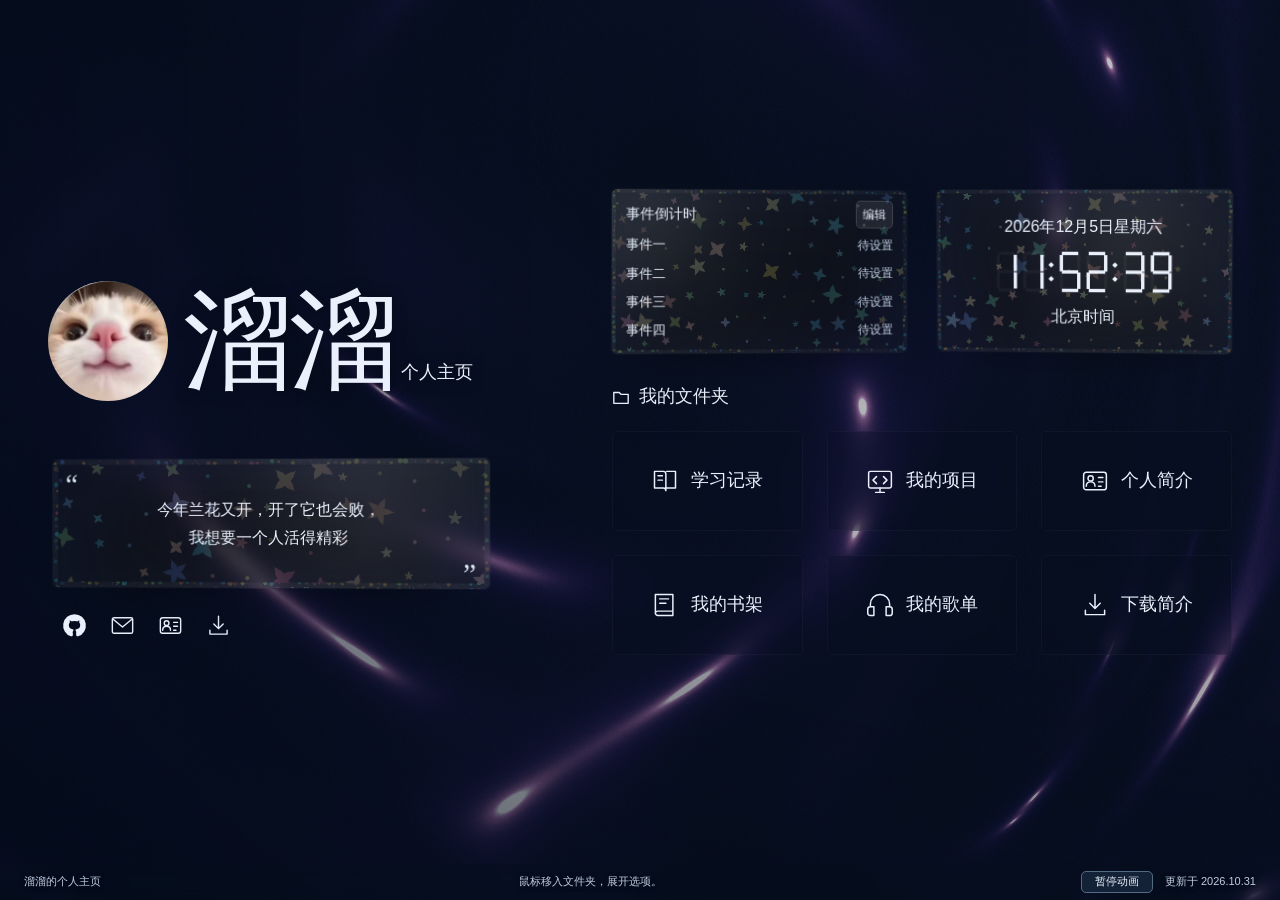
<file: index.html>
<!doctype html>
<html lang="zh-CN">
<head>
  <meta charset="utf-8">
  <meta name="viewport" content="width=device-width, initial-scale=1, viewport-fit=cover">
  <meta name="description" content="溜溜的个人主页。中央民族大学海南国际学院数据科学与大数据技术专业学生，分享学习经历、GitHub 项目、喜欢的小说和音乐。">
  <meta name="theme-color" content="#08111e">
  <title>溜溜的个人主页｜学习、项目与兴趣</title>
  <link rel="stylesheet" href="assets/desktop.css?v=28">
  <link rel="stylesheet" href="assets/folders.css?v=27">
  <script src="assets/folders.js?v=27" defer></script>
  <script src="assets/widgets.js?v=27" defer></script>
  <link rel="stylesheet" href="assets/holo-card.css?v=27">
  <script src="assets/holo-card.js?v=27" defer></script>
  <script src="assets/molten-metal.js?v=27" defer></script>
</head>
<body>
  <div class="molten-metal-container" id="molten-wallpaper" aria-hidden="true"></div>
  <a class="skip" href="#main">跳到正文</a>
  <main class="desktop-main container" id="main">
    <section class="desktop-intro" id="about" aria-labelledby="name-title">
      <div class="identity-row"><span class="nickname-mark" aria-hidden="true"><img src="assets/avatar-cat.jpg" width="296" height="311" alt=""></span><div class="identity-copy"><p class="greeting sr-only">你好，我是</p><h1 class="hero-name" id="name-title">溜溜<span class="home-suffix" aria-hidden="true">个人主页</span></h1></div></div>
      <p class="intro-note holo-card" data-holo-card><span>今年兰花又开，开了它也会败，</span><span>我想要一个人活得精彩</span></p>
      <nav class="profile-shortcuts" aria-label="快捷链接">
        <a href="https://github.com/gubanqi" target="_blank" rel="noopener noreferrer" aria-label="GitHub 主页，在新标签页打开" title="GitHub 主页"><svg viewBox="0 0 24 24" fill="currentColor" aria-hidden="true"><path d="M12 2a10 10 0 0 0-3.16 19.49c.5.09.68-.22.68-.48v-1.86c-2.78.6-3.37-1.18-3.37-1.18-.45-1.16-1.11-1.47-1.11-1.47-.91-.62.07-.61.07-.61 1 .07 1.53 1.03 1.53 1.03.89 1.53 2.34 1.09 2.91.83.09-.65.35-1.09.64-1.34-2.22-.25-4.55-1.11-4.55-4.95 0-1.09.39-1.98 1.03-2.68-.1-.25-.45-1.27.1-2.65 0 0 .84-.27 2.75 1.02A9.6 9.6 0 0 1 12 6.82c.85 0 1.71.11 2.51.34 1.91-1.29 2.75-1.02 2.75-1.02.55 1.38.2 2.4.1 2.65.64.7 1.03 1.59 1.03 2.68 0 3.85-2.34 4.69-4.57 4.94.36.31.68.92.68 1.85v2.75c0 .27.18.58.69.48A10 10 0 0 0 12 2Z"/></svg></a>
        <a href="mailto:2959601236@qq.com" aria-label="写邮件给溜溜，QQ邮箱 2959601236@qq.com" title="QQ邮箱：2959601236@qq.com"><svg viewBox="0 0 32 32" fill="none" aria-hidden="true"><rect x="3" y="6" width="26" height="20" rx="2"/><path d="m4 8 12 10L28 8"/></svg></a>
        <a href="#about-details" data-detail="about-details" aria-haspopup="dialog" title="个人简介"><svg viewBox="0 0 32 32" fill="none" aria-hidden="true"><rect x="3" y="6" width="26" height="20" rx="3"/><circle cx="11" cy="13" r="3"/><path d="M6 22c0-3 2-5 5-5s5 2 5 5M20 12h5m-5 5h5m-5 5h3"/></svg><span class="sr-only">个人简介</span></a>
        <a href="profile.txt" download aria-label="下载简介" title="下载简介"><svg viewBox="0 0 32 32" fill="none" aria-hidden="true"><path d="M16 4v16m-6-6 6 6 6-6M5 22v5h22v-5"/></svg></a>
      </nav>
    </section>
    <section class="folder-collection" id="folders" aria-labelledby="folders-title">
      <div class="summary-grid">
        <section class="summary-panel countdown-panel holo-card" data-holo-card aria-labelledby="countdown-title">
          <div class="countdown-heading"><h2 id="countdown-title">事件倒计时</h2><button class="countdown-edit" id="countdown-edit" type="button" aria-haspopup="dialog" aria-controls="countdown-dialog" hidden>编辑</button></div>
          <ol class="countdown-list" id="countdown-list">
            <li class="countdown-row"><span class="countdown-name">事件一</span><time class="countdown-value">待设置</time></li>
            <li class="countdown-row"><span class="countdown-name">事件二</span><time class="countdown-value">待设置</time></li>
            <li class="countdown-row"><span class="countdown-name">事件三</span><time class="countdown-value">待设置</time></li>
            <li class="countdown-row"><span class="countdown-name">事件四</span><time class="countdown-value">待设置</time></li>
          </ol>
          <p class="countdown-status" id="countdown-status" role="status" hidden></p>
          <noscript><p class="countdown-status">启用 JavaScript 后可编辑倒计时。</p></noscript>
        </section>
        <section class="summary-panel clock-panel holo-card" data-holo-card aria-label="北京时间"><p class="clock-date" id="clock-date">日期</p><div class="clock-face" id="clock-face" aria-hidden="true"></div><time class="sr-only" id="clock-readable">北京时间</time><p class="clock-zone">北京时间</p></section>
      </div>
      <h2 class="folder-heading" id="folders-title"><svg viewBox="0 0 20 20" fill="none" aria-hidden="true"><path d="M2 5h6l2 2h8v10H2V5Z"/></svg>我的文件夹</h2>
      <div class="folder-grid"><article class="folder folder-learning" id="learning" data-folder aria-labelledby="learning-folder-label">
<h3 class="folder-label-fallback" id="learning-folder-label">学习记录</h3>
<button class="folder-trigger" type="button" aria-expanded="false" aria-controls="learning-items" aria-label="学习记录，4 项记录，打开或关闭文件夹">
<span class="folder-front" aria-hidden="true"><svg viewBox="0 0 32 32"><path d="M4 5h10c2 0 3 1 3 3v19c0-2-1-3-3-3H4V5Zm24 0H18m10 0v19H18M8 10h5m-5 5h5"/></svg><span class="folder-text"><span class="folder-label">学习记录</span><span class="folder-count">4 项记录</span></span></span>
</button><ul class="folder-items" id="learning-items"><li><a class="folder-item" href="#python-record" data-detail="python-record"><span>Python 编程</span></a></li><li><a class="folder-item" href="#deep-record" data-detail="deep-record"><span>深度学习</span></a></li><li><a class="folder-item" href="#math-record" data-detail="math-record"><span>数学与竞赛</span></a></li><li><a class="folder-item" href="#award-record" data-detail="award-record"><span>竞赛经历</span></a></li></ul></article><article class="folder folder-projects" id="projects" data-folder aria-labelledby="projects-folder-label">
  <h3 class="folder-label-fallback" id="projects-folder-label">我的项目</h3>
  <button class="folder-trigger" type="button" aria-expanded="false" aria-controls="projects-items" aria-label="我的项目，5 个项目，打开或关闭文件夹">
    <span class="folder-front" aria-hidden="true"><svg viewBox="0 0 32 32"><rect x="3" y="5" width="26" height="19" rx="2"/><path d="M11 29h10m-5-5v5M12 11l-4 4 4 4m8-8 4 4-4 4"/></svg><span class="folder-text"><span class="folder-label">我的项目</span><span class="folder-count">5 个项目</span></span></span>
  </button>
  <ul class="folder-items" id="projects-items"><li><a class="folder-item" href="#score-project" data-detail="score-project"><span>成绩分析工具</span></a></li><li><a class="folder-item" href="#movie-project" data-detail="movie-project"><span>电影推荐</span></a></li><li><a class="folder-item" href="#accounting-project" data-detail="accounting-project"><span>会计自习室</span></a></li><li><a class="folder-item" href="#running-project" data-detail="running-project"><span>步调跑步计划</span></a></li><li><a class="folder-item" href="#homepage-project" data-detail="homepage-project"><span>个人主页</span></a></li></ul>
</article><a class="utility-card utility-profile" href="#about-details" data-detail="about-details" aria-haspopup="dialog"><svg viewBox="0 0 32 32" fill="none" aria-hidden="true"><rect x="3" y="6" width="26" height="20" rx="3"/><circle cx="11" cy="13" r="3"/><path d="M6 22c0-3 2-5 5-5s5 2 5 5M20 12h5m-5 5h5m-5 5h3"/></svg><span>个人简介</span></a>
<article class="folder folder-books folder-gallery" id="books" data-folder aria-labelledby="books-folder-label">
  <h3 class="folder-label-fallback" id="books-folder-label">我的书架</h3>
  <button class="folder-trigger" type="button" aria-expanded="false" aria-controls="books-items" aria-label="我的书架，5 本小说，打开或关闭文件夹">
    <span class="folder-front" aria-hidden="true"><svg viewBox="0 0 32 32"><path d="M5 4h20v24H8c-4 0-4-5 0-5h17M5 4v22m5-17h10m-10 5h7"/></svg><span class="folder-text"><span class="folder-label">我的书架</span><span class="folder-count">5 本小说</span></span></span>
  </button>
  <ul class="folder-items" id="books-items">
    <li><a class="folder-item" href="#novel-shenmi" data-detail="novel-shenmi"><img class="folder-book-cover" src="assets/thumbs/book-shenmi.webp" loading="lazy" decoding="async" alt="" width="1264" height="1679"><span class="folder-book-title">神秘复苏</span></a></li>
    <li><a class="folder-item" href="#novel-guaitan" data-detail="novel-guaitan"><img class="folder-book-cover" src="assets/thumbs/book-guaitan.webp" loading="lazy" decoding="async" alt="" width="1086" height="1448"><span class="folder-book-title">怪谈游戏设计师</span></a></li>
    <li><a class="folder-item" href="#novel-zhongkui" data-detail="novel-zhongkui"><img class="folder-book-cover" src="assets/thumbs/book-zhongkui.webp" loading="lazy" decoding="async" alt="" width="294" height="392"><span class="folder-book-title">让你契约鬼，你契约钟馗？</span></a></li>
    <li><a class="folder-item" href="#novel-live" data-detail="novel-live"><img class="folder-book-cover" src="assets/thumbs/book-live.webp" loading="lazy" decoding="async" alt="" width="294" height="392"><span class="folder-book-title">超级惊悚直播</span></a></li>
    <li><a class="folder-item" href="#novel-mindiao" data-detail="novel-mindiao"><img class="folder-book-cover" src="assets/thumbs/book-mindiao.webp" loading="lazy" decoding="async" alt="" width="250" height="360"><span class="folder-book-title">民调局异闻录</span></a></li>
  </ul>
</article><article class="folder folder-music folder-gallery" id="music" data-folder aria-labelledby="music-folder-label">
  <h3 class="folder-label-fallback" id="music-folder-label">我的歌单</h3>
  <button class="folder-trigger" type="button" aria-expanded="false" aria-controls="music-items" aria-label="我的歌单，5 首歌曲，打开或关闭文件夹">
    <span class="folder-front" aria-hidden="true"><svg viewBox="0 0 32 32"><path d="M5 18v-3a11 11 0 0 1 22 0v3M5 18h4v10H5c-2 0-3-1-3-3v-4c0-2 1-3 3-3Zm22 0h-4v10h4c2 0 3-1 3-3v-4c0-2-1-3-3-3Z"/></svg><span class="folder-text"><span class="folder-label">我的歌单</span><span class="folder-count">5 首歌曲</span></span></span>
  </button>
  <ul class="folder-items" id="music-items">
    <li><a class="folder-item" href="https://music.163.com/#/search/m/?s=Star%20Sky&amp;type=1" target="_blank" rel="noopener noreferrer" aria-label="在网易云音乐搜索 Star Sky，在新标签页打开"><img class="folder-book-cover" src="assets/thumbs/song-star-sky.webp" loading="lazy" decoding="async" alt="" width="737" height="747"><span class="folder-book-title">Star Sky</span></a></li>
    <li><a class="folder-item" href="https://music.163.com/#/search/m/?s=Last%20Reunion&amp;type=1" target="_blank" rel="noopener noreferrer" aria-label="在网易云音乐搜索 Last Reunion，在新标签页打开"><img class="folder-book-cover" src="assets/thumbs/song-last-reunion.webp" loading="lazy" decoding="async" alt="" width="737" height="738"><span class="folder-book-title">Last Reunion</span></a></li>
    <li><a class="folder-item" href="https://music.163.com/#/search/m/?s=%E5%8E%BB%E5%B9%B4%E5%A4%8F%E5%A4%A9&amp;type=1" target="_blank" rel="noopener noreferrer" aria-label="在网易云音乐搜索 去年夏天，在新标签页打开"><img class="folder-book-cover" src="assets/thumbs/song-last-summer.webp" loading="lazy" decoding="async" alt="" width="752" height="747"><span class="folder-book-title">去年夏天</span></a></li>
    <li><a class="folder-item" href="https://music.163.com/#/search/m/?s=%E6%98%9F%E8%BE%B0%E5%A4%A7%E6%B5%B7&amp;type=1" target="_blank" rel="noopener noreferrer" aria-label="在网易云音乐搜索 星辰大海，在新标签页打开"><img class="folder-book-cover" src="assets/thumbs/song-stars-sea.webp" loading="lazy" decoding="async" alt="" width="734" height="745"><span class="folder-book-title">星辰大海</span></a></li>
    <li><a class="folder-item" href="https://music.163.com/#/search/m/?s=%E6%97%A0%E5%90%8D%E7%9A%84%E4%BA%BA&amp;type=1" target="_blank" rel="noopener noreferrer" aria-label="在网易云音乐搜索 无名的人，在新标签页打开"><img class="folder-book-cover" src="assets/thumbs/song-nobody.webp" loading="lazy" decoding="async" alt="" width="755" height="737"><span class="folder-book-title">无名的人</span></a></li>
  </ul>
</article>

        <a class="utility-card utility-download" href="profile.txt" download><svg viewBox="0 0 32 32" fill="none" aria-hidden="true"><path d="M16 4v16m-6-6 6 6 6-6M5 22v5h22v-5"/></svg><span>下载简介</span></a></div>
    </section>
  </main>
  <div class="folder-details" id="folder-details">
    <article class="about-details" id="about-details"><p>我是一名中央民族大学海南国际学院的本科生，专业为数据科学与大数据技术，目前大二。</p><p class="contact-line">QQ 邮箱：<a href="mailto:2959601236@qq.com">2959601236@qq.com</a></p><div class="learning-intro">
        <h2 id="learning-title">正在学什么</h2>
        <p>学过 C/C++，现在主要学习 Python，也按课题组安排学习《动手学深度学习》。</p>
        <p>希望通过练习和实践，逐步提高独立编写、修改和调试代码的能力。</p>
        <p class="learning-honesty">目前以跟随教程练习为主，独立编程能力仍在加强。</p>
      </div></article>
    <section class="learning-records" aria-label="学习与竞赛"><article id="python-record" class="learning-entry"><h3>Python 编程</h3><p>从示例练习开始，学习理解代码，并尝试自己编写、修改和调试。</p></article><article id="deep-record" class="learning-entry"><h3>深度学习</h3><p>已接触线性回归、多层感知机和卷积层基础等内容，代码练习主要跟随教程完成。</p></article><article id="math-record" class="learning-entry"><h3>数学与竞赛</h3><p>正在准备全国大学生数学竞赛和蓝桥杯 Python 大学 A 组，通过练习检查基础和独立解题能力。</p></article><div class="award" id="award-record">
        <svg viewBox="0 0 32 32" fill="none" aria-hidden="true"><path d="M10 5h12v9a6 6 0 0 1-12 0V5Z" stroke="currentColor" stroke-width="1.8"/><path d="M10 7H5v5a5 5 0 0 0 5 5m12-10h5v5a5 5 0 0 1-5 5M16 20v6m-6 1h12" stroke="currentColor" stroke-width="1.8" stroke-linecap="round"/></svg>
        <p>蓝桥杯 C/C++ 大学 A 组，海南省三等奖。<span>这是我大一时的竞赛经历。</span></p>
      </div></section>
    <section class="projects" id="project-overview" aria-labelledby="projects-title">
      <h2 id="projects-title">我做过的项目</h2>
      <article id="score-project" class="project-detail" aria-labelledby="score-project-title">
        <div class="project-copy">
          <h3 id="score-project-title">成绩分析工具</h3>
          <p>用 Python 分析 Excel 成绩表，把学生成绩整理成统计结果和图表。这是我的数据分析练习项目。</p>
          <dl class="project-facts">
            <div><dt>完成的功能</dt><dd>读取成绩表并检查必需列，计算总分、平均分和排名，导出 Excel 结果表与各科平均分柱状图。</dd></div>
            <div><dt>使用的技术</dt><dd>Python、pandas、openpyxl、matplotlib</dd></div>
            <div><dt>继续练习</dt><dd>理解数据处理流程，加强独立修改与调试代码的能力。</dd></div>
          </dl>
          <a class="project-source" href="https://github.com/gubanqi/data-analysis-tool" target="_blank" rel="noopener noreferrer" aria-label="查看成绩分析工具的公开 GitHub 仓库，在新标签页打开">查看 GitHub 源码<svg viewBox="0 0 16 16" fill="none" aria-hidden="true"><path d="M9 3h4v4M7 9l6-6M6 4H3v9h9v-3" stroke="currentColor" stroke-width="1.4" stroke-linecap="round" stroke-linejoin="round"/></svg></a>
          <p class="project-access">源码已公开。这是学习练习项目，独立修改与调试能力仍在加强。</p>
        </div>
        <figure class="project-result">
          <img src="assets/score-averages.png" width="1280" height="960" loading="lazy" alt="成绩分析工具输出的平均分柱状图，横轴为语文、数学和英语，纵轴为平均分。">
          <figcaption><span>项目输出：各科平均分柱状图</span><a href="assets/score-averages.png" target="_blank" rel="noopener noreferrer">查看大图</a></figcaption>
        </figure>
      </article>
      <article id="movie-project" class="project-detail project-text-only" aria-labelledby="movie-project-title">
        <div class="project-copy">
          <h3 id="movie-project-title">电影推荐</h3>
          <p>给看过的电影评分，再生成10部未评分电影的片单。使用基于电影相似度的近邻协同过滤方法，是一个 AI 辅助完成的推荐系统学习项目。</p>
          <dl class="project-facts"><div><dt>已有功能</dt><dd>电影搜索与评分、类型偏好、片单生成，以及离线评测。</dd></div><div><dt>使用的技术</dt><dd>Python、NumPy、SciPy、HTML、CSS、JavaScript；数据来自 MovieLens。</dd></div><div><dt>使用方式</dt><dd>下载后在本机启动 Python 服务，再通过浏览器使用。当前不是线上推荐服务。</dd></div><div><dt>当前局限</dt><dd>离线评测中，前10部推荐的找回率低于热门排序等基线；不能据此声称推荐质量更好。</dd></div></dl>
          <a class="project-source" href="https://github.com/gubanqi/movie-night-recommender" target="_blank" rel="noopener noreferrer">查看 GitHub 源码</a>
          <p class="project-access">源码公开。代码、界面与检查由 AI 辅助完成，不代表已经能够独立实现全部功能。</p>
        </div>
      </article>
      <article id="accounting-project" class="project-detail project-text-only" aria-labelledby="accounting-project-title">
        <div class="project-copy">
          <h3 id="accounting-project-title">会计自习室</h3>
          <p>一个按章节整理会计知识、练习与解析的学习网页。可以先学习，再作答，并记录需要复习的问题。</p>
          <dl class="project-facts"><div><dt>已有功能</dt><dd>章节学习、考前速记、练习与解析、错题复测，以及学习记录的导入和导出。</dd></div><div><dt>使用方式</dt><dd>可直接在浏览器打开公开网页，适合电脑和手机。练习记录保存在当前浏览器中。</dd></div><div><dt>项目说明</dt><dd>AI 辅助整理的学习工具。完成练习或查看解析不代表已经独立掌握，也不保证考试成绩。</dd></div></dl>
          <a class="project-source" href="https://gubanqi.github.io/accounting/" target="_blank" rel="noopener noreferrer">进入会计自习室</a>
          <p class="project-access">网页已有公开入口；源码仓库保持私有，课件 PDF 不在公开网站展示。</p>
        </div>
      </article>
      <article id="running-project" class="project-detail project-text-only" aria-labelledby="running-project-title">
        <div class="project-copy">
          <h3 id="running-project-title">步调 · 今日跑步计划</h3>
          <p>输入近期实际跑步的距离、配速，以及说话状态和跑后恢复情况，再结合今天的目标、睡眠与疲劳生成当日安排。</p>
          <dl class="project-facts"><div><dt>已有功能</dt><dd>自定义目标、逐次跑步记录、当日配速与距离建议、热身和拉伸步骤，以及训练单下载。</dd></div><div><dt>安排依据</dt><dd>近期配速只代表历史表现。根据用户报告的说话状态、恢复情况和今日状态作规则判断，信息不足时不直接沿用历史配速。</dd></div><div><dt>使用的技术</dt><dd>HTML、CSS、JavaScript；可在浏览器打开本地单文件版。</dd></div><div><dt>当前局限</dt><dd>这是 AI 辅助开发的规则工具，未接入聊天模型。自由文字仅作备注，不保证最佳训练安排。</dd></div></dl>
          <p class="project-access">源码仓库保持私有，目前以本地版使用，暂未提供公开访问入口。</p>
        </div>
      </article>
      <article id="homepage-project" class="project-detail project-text-only" aria-labelledby="homepage-project-title">
        <div class="project-copy">
          <h3 id="homepage-project-title">个人主页</h3>
          <p>你正在访问的个人主页。用文件夹整理学习记录、项目、书架和歌单，支持在详情窗口中查看内容。</p>
          <dl class="project-facts"><div><dt>已有功能</dt><dd>文件夹展开、项目详情、事件倒计时、北京时间时钟、音乐搜索入口，以及可暂停的动态背景。</dd></div><div><dt>使用的技术</dt><dd>HTML、CSS、JavaScript、WebGL2；通过 GitHub Pages 发布。</dd></div><div><dt>项目说明</dt><dd>AI 辅助开发的个人网站，用于整理学习与项目记录；功能完成不代表已经能够独立实现全部代码。</dd></div></dl>
          <a class="project-source" href="https://github.com/gubanqi/gubanqi.github.io" target="_blank" rel="noopener noreferrer">查看 GitHub 源码</a>
          <p class="project-access">网站与源码已公开。</p>
        </div>
      </article>
    </section>
    <section class="reading-region" id="book-overview" aria-labelledby="books-title">
    <div class="container">
      <div class="section-heading"><h2 id="books-title">我的书架</h2><p>我喜欢看的五本小说。</p></div>
      <div class="bookshelf">
        <figure class="book" id="novel-shenmi">
          <img class="book-cover-image" data-src="assets/book-shenmi.jpg" alt="《神秘复苏》封面" width="1264" height="1679"><noscript><img class="book-cover-image" src="assets/book-shenmi.jpg" alt="《神秘复苏》封面" width="1264" height="1679"></noscript><figcaption>《神秘复苏》</figcaption>
        </figure>
        <figure class="book" id="novel-guaitan">
          <img class="book-cover-image" data-src="assets/book-guaitan.png" alt="《怪谈游戏设计师》封面" width="1086" height="1448"><noscript><img class="book-cover-image" src="assets/book-guaitan.png" alt="《怪谈游戏设计师》封面" width="1086" height="1448"></noscript><figcaption>《怪谈游戏设计师》</figcaption>
        </figure>
        <figure class="book" id="novel-zhongkui">
          <img class="book-cover-image" data-src="assets/book-zhongkui.jpg" alt="《让你契约鬼，你契约钟馗？》封面" width="294" height="392"><noscript><img class="book-cover-image" src="assets/book-zhongkui.jpg" alt="《让你契约鬼，你契约钟馗？》封面" width="294" height="392"></noscript><figcaption>《让你契约鬼，你契约钟馗？》</figcaption>
        </figure>
        <figure class="book" id="novel-live">
          <img class="book-cover-image" data-src="assets/book-live.jpg" alt="《超级惊悚直播》封面" width="294" height="392"><noscript><img class="book-cover-image" src="assets/book-live.jpg" alt="《超级惊悚直播》封面" width="294" height="392"></noscript><figcaption>《超级惊悚直播》</figcaption>
        </figure>
        <figure class="book" id="novel-mindiao">
          <img class="book-cover-image" data-src="assets/book-mindiao.jpg" alt="《民调局异闻录1：稚国迷窟》封面" width="250" height="360"><noscript><img class="book-cover-image" src="assets/book-mindiao.jpg" alt="《民调局异闻录1：稚国迷窟》封面" width="250" height="360"></noscript><figcaption>《民调局异闻录》</figcaption>
        </figure>
      </div>
      <p class="shelf-caption">点击书架选项，可查看封面大图。</p>
    </div>
  </section>
    <section class="music" id="music-overview" aria-labelledby="music-title">
      <div class="music-intro">
        <h2 id="music-title">喜欢听的音乐</h2>
        <p>这五首歌，放进我的歌单。<br>点击歌名，在网易云音乐搜索。</p>
        <svg class="headphones" viewBox="0 0 230 190" fill="none" aria-hidden="true">
          <path d="M44 118V90a70 70 0 0 1 140 0v28" stroke="#355069" stroke-width="23" stroke-linecap="round"/>
          <path d="M44 118V90a70 70 0 0 1 140 0v28" stroke="#9abaff" stroke-width="3" stroke-linecap="round"/>
          <rect x="30" y="98" width="35" height="64" rx="15" fill="#89b4ff" transform="rotate(-7 30 98)"/><rect x="41" y="108" width="12" height="42" rx="6" fill="#345575" transform="rotate(-7 41 108)"/>
          <rect x="172" y="98" width="35" height="64" rx="15" fill="#89b4ff" transform="rotate(7 172 98)"/><rect x="183" y="108" width="12" height="42" rx="6" fill="#345575" transform="rotate(7 183 108)"/>
          <path d="M189 162c0 17-25 15-36 8s-28-6-25 7" stroke="#8ea9e8" stroke-width="2" stroke-linecap="round"/>
        </svg>
      </div>
      <ul class="tracks">
        <li><a class="track" href="https://music.163.com/#/search/m/?s=Star%20Sky&amp;type=1" target="_blank" rel="noopener noreferrer" aria-label="在网易云音乐搜索 Star Sky，在新标签页打开"><span class="track-symbol" aria-hidden="true"><svg viewBox="0 0 24 24" fill="none"><path d="m12 3 2.8 5.9 6.2.9-4.5 4.4 1 6.3L12 17.6l-5.5 2.9 1-6.3L3 9.8l6.2-.9Z" stroke="currentColor" stroke-width="1.4" stroke-linejoin="round"/></svg></span><span class="track-name">Star Sky</span><span class="track-action">搜索歌曲 <svg viewBox="0 0 16 16" fill="none" aria-hidden="true"><path d="M9 3h4v4M7 9l6-6M6 4H3v9h9v-3" stroke="currentColor" stroke-width="1.4" stroke-linecap="round" stroke-linejoin="round"/></svg></span></a></li>
        <li><a class="track" href="https://music.163.com/#/search/m/?s=Last%20Reunion&amp;type=1" target="_blank" rel="noopener noreferrer" aria-label="在网易云音乐搜索 Last Reunion，在新标签页打开"><span class="track-symbol" aria-hidden="true"><svg viewBox="0 0 24 24" fill="none"><circle cx="8" cy="12" r="5" stroke="currentColor" stroke-width="1.4"/><circle cx="16" cy="12" r="5" stroke="currentColor" stroke-width="1.4"/></svg></span><span class="track-name">Last Reunion</span><span class="track-action">搜索歌曲 <svg viewBox="0 0 16 16" fill="none" aria-hidden="true"><path d="M9 3h4v4M7 9l6-6M6 4H3v9h9v-3" stroke="currentColor" stroke-width="1.4" stroke-linecap="round" stroke-linejoin="round"/></svg></span></a></li>
        <li><a class="track" href="https://music.163.com/#/search/m/?s=%E5%8E%BB%E5%B9%B4%E5%A4%8F%E5%A4%A9&amp;type=1" target="_blank" rel="noopener noreferrer" aria-label="在网易云音乐搜索 去年夏天，在新标签页打开"><span class="track-symbol" aria-hidden="true"><svg viewBox="0 0 24 24" fill="none"><circle cx="12" cy="12" r="4" stroke="currentColor" stroke-width="1.4"/><path d="M12 2v3m0 14v3M2 12h3m14 0h3M5 5l2 2m10 10 2 2M5 19l2-2M17 7l2-2" stroke="currentColor" stroke-width="1.4" stroke-linecap="round"/></svg></span><span class="track-name">去年夏天</span><span class="track-action">搜索歌曲 <svg viewBox="0 0 16 16" fill="none" aria-hidden="true"><path d="M9 3h4v4M7 9l6-6M6 4H3v9h9v-3" stroke="currentColor" stroke-width="1.4" stroke-linecap="round" stroke-linejoin="round"/></svg></span></a></li>
        <li><a class="track" href="https://music.163.com/#/search/m/?s=%E6%98%9F%E8%BE%B0%E5%A4%A7%E6%B5%B7&amp;type=1" target="_blank" rel="noopener noreferrer" aria-label="在网易云音乐搜索 星辰大海，在新标签页打开"><span class="track-symbol" aria-hidden="true"><svg viewBox="0 0 24 24" fill="none"><path d="M3 13c3-4 6 4 9 0s6 4 9 0M3 18c3-4 6 4 9 0s6 4 9 0m-5-15 .8 2.3L19 6l-2.2.7L16 9l-.8-2.3L13 6l2.2-.7Z" stroke="currentColor" stroke-width="1.4" stroke-linecap="round" stroke-linejoin="round"/></svg></span><span class="track-name">星辰大海</span><span class="track-action">搜索歌曲 <svg viewBox="0 0 16 16" fill="none" aria-hidden="true"><path d="M9 3h4v4M7 9l6-6M6 4H3v9h9v-3" stroke="currentColor" stroke-width="1.4" stroke-linecap="round" stroke-linejoin="round"/></svg></span></a></li>
        <li><a class="track" href="https://music.163.com/#/search/m/?s=%E6%97%A0%E5%90%8D%E7%9A%84%E4%BA%BA&amp;type=1" target="_blank" rel="noopener noreferrer" aria-label="在网易云音乐搜索 无名的人，在新标签页打开"><span class="track-symbol" aria-hidden="true"><svg viewBox="0 0 24 24" fill="none"><circle cx="12" cy="8" r="3.5" stroke="currentColor" stroke-width="1.4"/><path d="M5 21v-3a7 7 0 0 1 14 0v3" stroke="currentColor" stroke-width="1.4" stroke-linecap="round"/></svg></span><span class="track-name">无名的人</span><span class="track-action">搜索歌曲 <svg viewBox="0 0 16 16" fill="none" aria-hidden="true"><path d="M9 3h4v4M7 9l6-6M6 4H3v9h9v-3" stroke="currentColor" stroke-width="1.4" stroke-linecap="round" stroke-linejoin="round"/></svg></span></a></li>
      </ul>
    </section>
  </div>
  <footer class="desktop-footer container"><p class="footer-name">溜溜的个人主页</p><p class="footer-hint"><span class="hint-pointer">鼠标移入文件夹，展开选项。</span><span class="hint-touch">点击文件夹，展开选项。</span></p><div class="footer-actions"><button class="motion-toggle" id="motion-toggle" type="button" aria-pressed="false" aria-describedby="motion-status" hidden>暂停动画</button><p>更新于 2026.10.31</p></div><span class="sr-only" id="motion-status" aria-live="polite"></span></footer>
  <dialog class="folder-dialog" id="folder-dialog" aria-labelledby="detail-title">
    <div class="dialog-heading"><h2 id="detail-title"></h2><button class="dialog-close" type="button" aria-label="关闭详情"><svg viewBox="0 0 20 20" fill="none" aria-hidden="true"><path d="m5 5 10 10M15 5 5 15" stroke="currentColor" stroke-width="1.7" stroke-linecap="round"/></svg></button></div>
    <div class="dialog-body" id="detail-content"></div>
  </dialog>
  <dialog class="folder-dialog countdown-dialog" id="countdown-dialog" aria-labelledby="countdown-editor-title" aria-describedby="countdown-help">
    <div class="dialog-heading"><h2 id="countdown-editor-title">编辑倒计时</h2><button class="dialog-close" id="countdown-close" type="button" aria-label="关闭倒计时编辑"><svg viewBox="0 0 20 20" fill="none" aria-hidden="true"><path d="m5 5 10 10M15 5 5 15" stroke="currentColor" stroke-width="1.7" stroke-linecap="round"/></svg></button></div>
    <p class="countdown-help" id="countdown-help">修改事件名称和目标日期，按北京时间计算。设置仅保存在当前浏览器，不会同步到其他设备或访客。</p>
    <form id="countdown-form" autocomplete="off">
      <fieldset class="countdown-fields"><legend>事件一</legend><label>事件名称<input name="event-name-0" type="text" maxlength="30" placeholder="输入事件名称" autofocus></label><label>目标日期<input name="event-date-0" type="date" max="9999-12-31"></label></fieldset>
      <fieldset class="countdown-fields"><legend>事件二</legend><label>事件名称<input name="event-name-1" type="text" maxlength="30" placeholder="输入事件名称"></label><label>目标日期<input name="event-date-1" type="date" max="9999-12-31"></label></fieldset>
      <fieldset class="countdown-fields"><legend>事件三</legend><label>事件名称<input name="event-name-2" type="text" maxlength="30" placeholder="输入事件名称"></label><label>目标日期<input name="event-date-2" type="date" max="9999-12-31"></label></fieldset>
      <fieldset class="countdown-fields"><legend>事件四</legend><label>事件名称<input name="event-name-3" type="text" maxlength="30" placeholder="输入事件名称"></label><label>目标日期<input name="event-date-3" type="date" max="9999-12-31"></label></fieldset>
      <div class="countdown-form-actions"><button id="countdown-cancel" type="button">取消</button><button class="countdown-save" type="submit">保存</button></div>
    </form>
  </dialog>
</body>
</html>
</file>
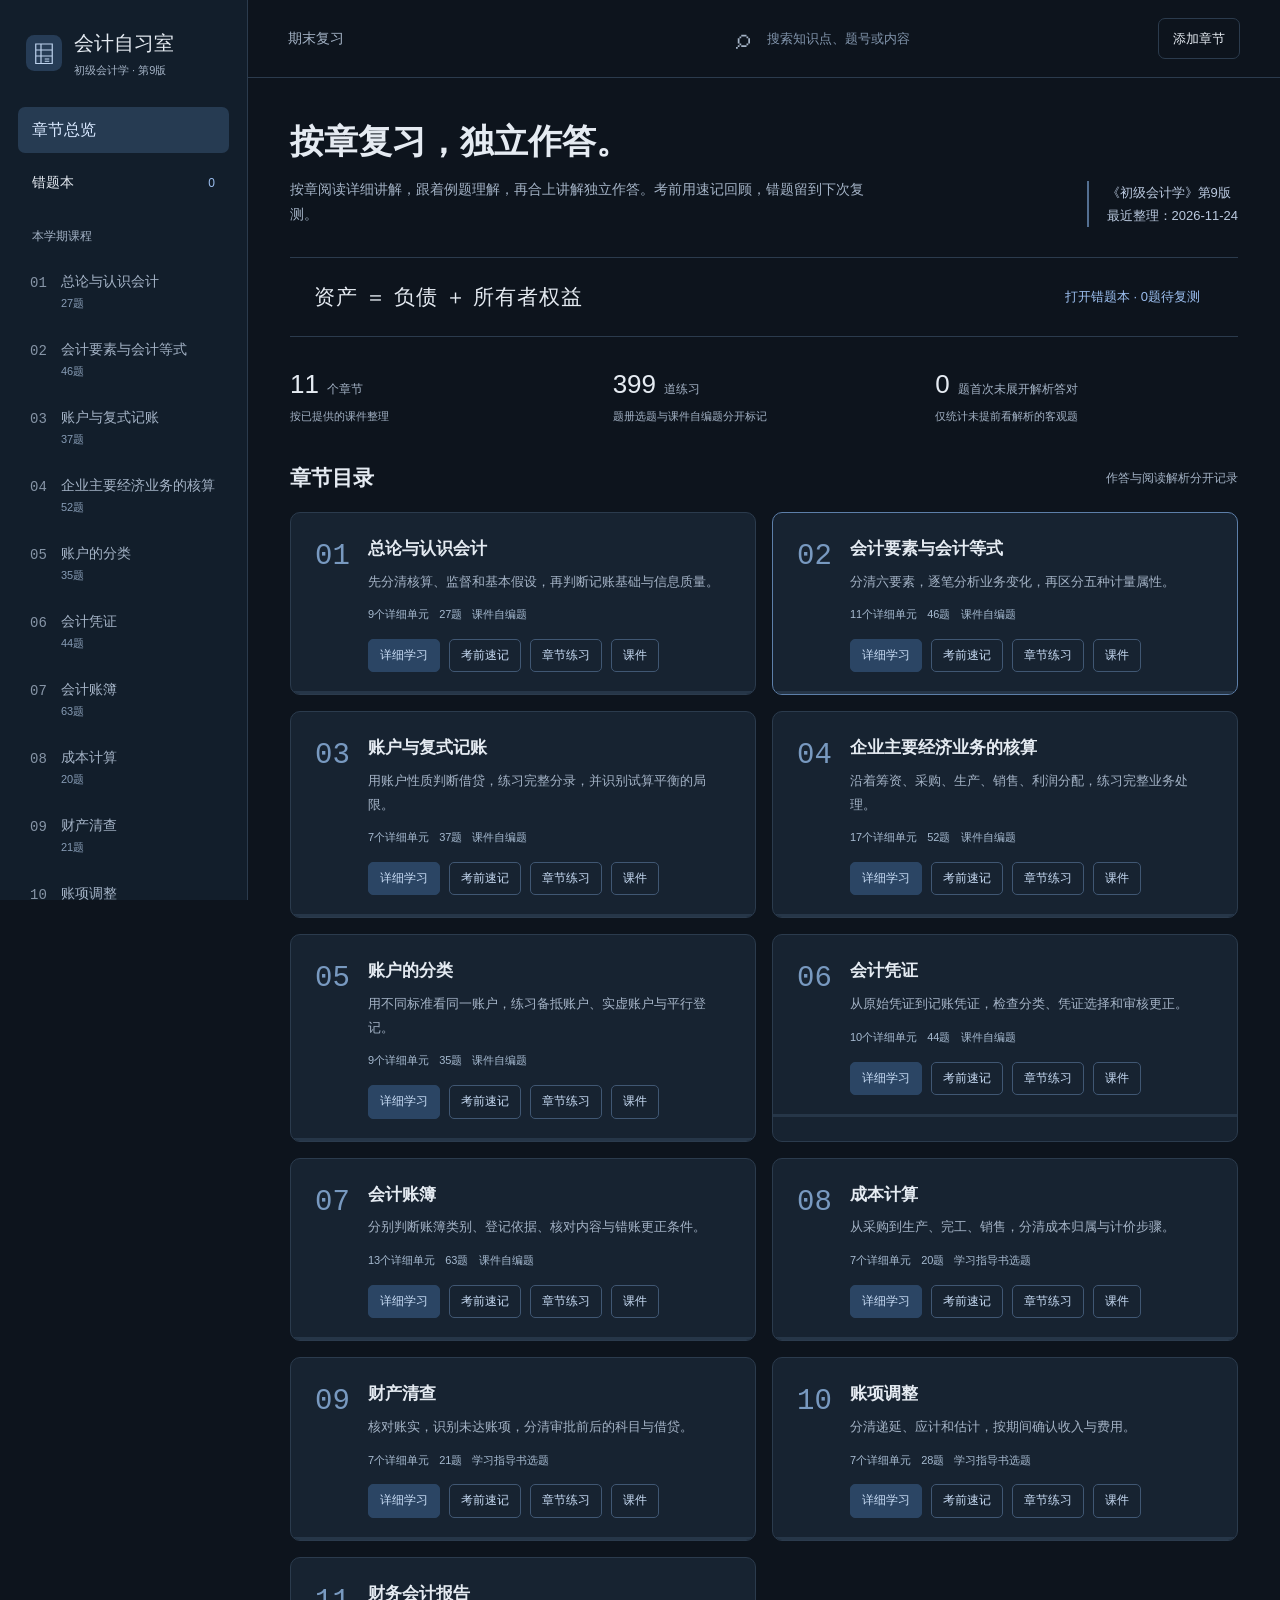
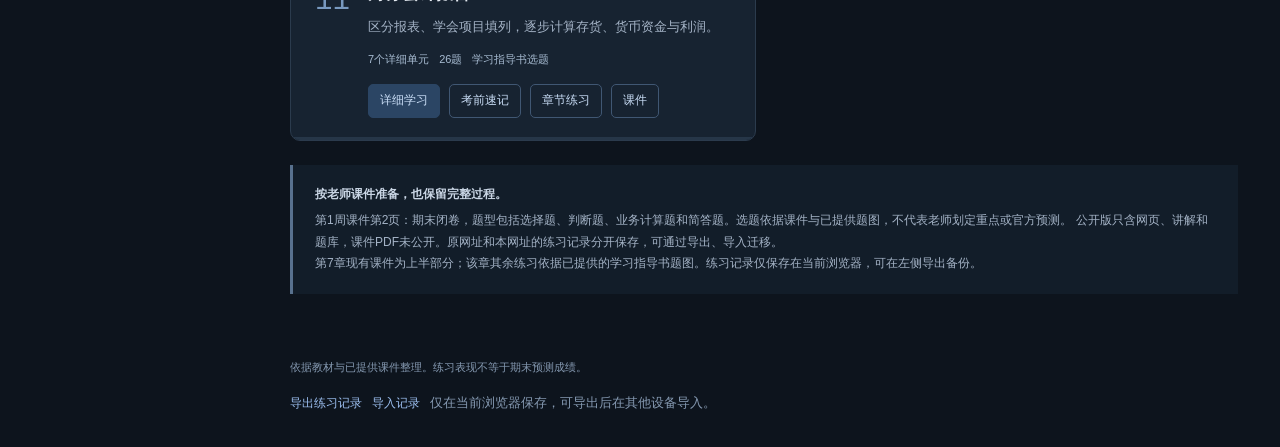
<file: accounting/index.html>
<!doctype html>
<html lang="zh-CN">
<head>
<meta charset="utf-8">
<meta name="viewport" content="width=device-width,initial-scale=1">
<meta name="theme-color" content="#0d141d">
<meta name="description" content="《初级会计学》第9版期末复习。按章节学习知识点、独立做题和核对解析。">
<title>会计自习室｜初级会计学第9版</title>
<link rel="icon" href="icon.svg" type="image/svg+xml">
<link rel="stylesheet" href="style.css?v=20261027-map">
<link rel="stylesheet" href="learning.css?v=beginner-lessons-1">
<script src="logic.js" defer></script><script src="learning.js?v=beginner-lessons-1" defer></script><script src="app.js?v=20261103-type-order" defer></script>
</head>
<body>
<a class="skip" href="#content">跳到内容</a>
<aside class="sidebar" aria-label="课程导航">
  <a class="brand" href="#home"><img src="icon.svg" alt="" width="36" height="36"><span>会计自习室<small>初级会计学 · 第9版</small></span></a>
  <a class="nav-home" href="#home">章节总览</a><a class="nav-wrongs" href="#wrongs">错题本 <span id="wrong-badge">0</span></a>
  <p class="side-caption">本学期课程</p><nav id="chapter-nav" aria-label="章节目录"></nav>
  <button class="add-chapter" data-action="add">＋ 添加新章节</button>
  <div class="side-bottom"><span class="status-dot"></span>解析默认隐藏<p>先独立完成，再核对过程。</p><button class="text-button" data-action="export">导出练习记录</button><button class="text-button" data-action="import">导入记录</button><small>练习记录保存在当前浏览器。</small></div>
</aside>
<div class="workspace">
 <header class="topbar"><a href="#home" class="mobile-brand">会计自习室</a><span class="top-caption">期末复习</span><label class="search-label"><span aria-hidden="true">⌕</span><input id="search" type="search" placeholder="搜索知识点、题号或内容" aria-label="搜索知识点、题号或内容"></label><button class="quiet-button" data-action="add">添加章节</button></header>
 <main id="content" tabindex="-1"><p class="loading">正在载入章节与题目……</p></main>
 <footer class="site-footer"><p>依据教材与已提供课件整理。练习表现不等于期末预测成绩。</p><p><button class="text-button" data-action="export">导出练习记录</button><button class="text-button" data-action="import">导入记录</button><span class="small">仅在当前浏览器保存，可导出后在其他设备导入。</span></p></footer>
</div>
<dialog id="add-dialog" aria-labelledby="add-title"><form id="update-form"><div class="dialog-heading"><h2 id="add-title">继续添加一章</h2><button type="button" data-action="close-dialog" class="icon-button" aria-label="关闭">×</button></div><p>把新课件发到创建本网站的那段对话。我会整理新章节，再更新同一个网址。</p><ol class="steps"><li>在原对话附上 PDF、PPT 或清晰截图。</li><li>说明章号、教材版本，以及老师要求的范围。</li><li>我核对课件，补知识点、题目和解析，再发布更新。</li></ol><div class="field-row"><label>章号<input id="new-number" type="number" min="1" max="99" required></label><label>章节名称<input id="new-title" placeholder="例如：成本计算" maxlength="80"></label></div><label>老师要求或你的薄弱点<textarea id="new-notes" rows="3" placeholder="可不填。例如：需要多练业务计算题。" maxlength="1000"></textarea></label><button class="primary" type="submit">生成可复制的更新请求</button><div id="update-result" hidden><label>连同课件一起发到原对话<textarea id="update-request" rows="7" readonly></textarea></label><button class="quiet-button" type="button" data-action="copy-update">复制请求</button></div><p class="muted small">按你选择的方式，通过对话更新；此页面不调用付费 API，也不会自动上传文件。</p></form></dialog>
<input id="import-file" type="file" accept="application/json,.json" hidden>
<div id="toast" role="status" aria-live="polite"></div>
</body></html>
</file>
<file: assets/desktop.css>
:root { color-scheme:dark; --paper:#101c2b; --ground:#08111e; --blue:#9abaff; --ink:#eaf1fc; --quiet:#c0cee0; --glass:#08102048; --glass-edge:#ffffff08; --body:"DengXian","PingFang SC","Microsoft YaHei",sans-serif; --safe-left:env(safe-area-inset-left,0px); --safe-right:env(safe-area-inset-right,0px); --safe-top:env(safe-area-inset-top,0px); --safe-bottom:env(safe-area-inset-bottom,0px); }
* { box-sizing:border-box; }
body { margin:0; color:var(--ink); background:var(--ground); font-family:var(--body); line-height:1.75; isolation:isolate; -webkit-font-smoothing:antialiased; }
body::before { content:""; position:fixed; inset:0; z-index:-1; background:linear-gradient(90deg,#030a18a6 0%,#030a1859 48%,#030a183d 100%),linear-gradient(0deg,#030a1859,transparent 45%); pointer-events:none; }
.molten-metal-container { position:fixed; inset:0; z-index:-2; overflow:hidden; pointer-events:none; }
.molten-metal-container canvas { display:block; width:100%; height:100%; pointer-events:none; }
.molten-metal-container:not([data-ready]) canvas { visibility:hidden; }
a { color:inherit; text-decoration:none; }
a:focus-visible,button:focus-visible { outline:3px solid var(--blue); outline-offset:5px; }
::selection { background:#3b5680; color:white; }
.container { width:min(1296px,calc(100% - 96px)); margin:0 auto; }
.desktop-main.container { --page-gutter:96px; width:min(1296px,calc(100% - var(--page-gutter) - var(--safe-left) - var(--safe-right))); position:relative; left:calc((var(--safe-left) - var(--safe-right))/2); }
.sr-only { position:absolute; width:1px; height:1px; padding:0; margin:-1px; overflow:hidden; clip:rect(0,0,0,0); white-space:nowrap; }
.skip { position:fixed; top:-70px; left:18px; z-index:20; padding:8px 15px; background:#294e7e; border-radius:8px; }
.skip:focus { top:12px; }
.desktop-main { padding:36px 0; display:grid; grid-template-columns:minmax(0,.415fr) minmax(0,.585fr); gap:clamp(48px,9.7vw,186px); align-items:center; transform:translateY(-10px); }
.desktop-intro { min-width:0; text-shadow:0 2px 14px #02071380; transform:translateY(38px); }
.identity-row { display:flex; align-items:center; gap:20px; height:120px; margin-bottom:57px; }
.nickname-mark { display:grid; place-items:center; width:120px; height:120px; flex:none; border-radius:50%; overflow:hidden; background:transparent; color:#142c53; font:64px/1 "KaiTi","STKaiti",serif; text-shadow:none; }
.nickname-mark img { display:block; width:100%; height:100%; object-fit:cover; transform:scale(1.16); }
.identity-copy { min-width:0; }
.greeting { margin:0 0 8px; color:var(--quiet); font-size:14px; }
.hero-name { display:flex; align-items:baseline; gap:7px; width:max-content; margin:0 0 0 -5px; font-family:"KaiTi","STKaiti","Kaiti SC",serif; font-weight:400; font-size:128px; line-height:.9; letter-spacing:-.04em; white-space:nowrap; }
.home-suffix { font-size:20px; letter-spacing:0; }
.intro-note { position:relative; margin:0; min-height:131px; display:flex; flex-direction:column; justify-content:center; align-items:center; text-align:center; padding:30px 44px; border:1px solid var(--glass-edge); border-radius:5px; background:var(--glass); backdrop-filter:blur(8px); font-family:"KaiTi","STKaiti","Kaiti SC",serif; font-size:16px; font-weight:400; line-height:1.7; color:var(--ink); }
.intro-note::before,.intro-note::after { position:absolute; font-family:Georgia,serif; font-size:29px; line-height:1; color:#d9e6f0; }
.intro-note::before { content:"“"; top:11px; left:13px; }
.intro-note::after { content:"”"; bottom:0; right:13px; }
.profile-shortcuts { display:flex; align-items:center; gap:20px; padding-left:12px; margin-top:22px; }
.profile-shortcuts a { display:grid; place-items:center; width:28px; height:28px; }
.profile-shortcuts svg { width:25px; height:25px; stroke:currentColor; stroke-width:1.8; stroke-linecap:round; stroke-linejoin:round; }
.profile-shortcuts a:hover { color:var(--blue); }
.summary-grid { display:grid; grid-template-columns:repeat(2,minmax(0,1fr)); gap:24px; }
.summary-panel { height:165px; min-width:0; display:flex; flex-direction:column; align-items:center; justify-content:center; gap:12px; padding:18px; border:1px solid var(--glass-edge); border-radius:5px; background:var(--glass); backdrop-filter:blur(8px); }
.clock-date,.clock-zone { margin:0; font-size:16px; line-height:1.5; text-align:center; white-space:nowrap; }
.clock-face { display:flex; align-items:center; justify-content:center; gap:3px; height:42px; }
.clock-digit { width:24px; height:42px; overflow:visible; }
.clock-digit path { fill:none; stroke:currentColor; stroke-width:3.1; stroke-linecap:square; opacity:.04; }
.clock-digit path.lit { opacity:1; }
.clock-colon { width:7px; height:42px; display:flex; flex-direction:column; justify-content:center; gap:10px; align-items:center; }
.clock-colon i { width:4px; height:4px; background:currentColor; transform:rotate(45deg); }
.utility-card { min-width:0; height:100px; display:flex; align-items:center; justify-content:center; gap:12px; border:1px solid var(--glass-edge); border-radius:5px; background:var(--glass); backdrop-filter:blur(8px); font-size:18px; transition:background 150ms ease; }
.utility-profile { order:3; }
.utility-download { order:6; }
.utility-card:hover { background:#14223775; }
.utility-card svg { flex:none; width:28px; height:28px; stroke:currentColor; stroke-width:1.7; stroke-linecap:round; stroke-linejoin:round; }
.folder-heading { display:flex; align-items:center; gap:9px; font-size:18px; margin:30px 0 22px; color:var(--ink); }
.folder-heading svg { width:18px; height:18px; stroke:currentColor; stroke-width:1.5; stroke-linejoin:round; }
.desktop-footer { display:flex; justify-content:space-between; align-items:center; gap:20px; width:100%; min-height:36px; padding:7px max(24px,calc((100% - 1296px)/2)); background:#08102055; backdrop-filter:blur(6px); color:#c0cee0; font-size:11px; text-shadow:0 1px 5px #030a18; }
.desktop-footer p { margin:0; }
.footer-actions { display:flex; align-items:center; gap:12px; }
.motion-toggle { position:relative; min-width:72px; height:22px; padding:0 8px; border:1px solid #536a85; border-radius:5px; background:#142237; color:var(--ink); font:inherit; cursor:pointer; white-space:nowrap; }
.motion-toggle::before { content:""; position:absolute; inset:-1px 0; }
.motion-toggle:hover { background:#263b52; }
.motion-toggle:disabled { cursor:default; color:var(--quiet); }
.motion-toggle[hidden] { display:none; }
.profile-shortcuts a,.motion-toggle,.utility-card,.countdown-edit { touch-action:manipulation; }
.folder-ui { height:100%; overflow-x:clip; }
.folder-ui body { min-height:100dvh; padding-top:var(--safe-top); display:grid; grid-template-rows:minmax(min-content,1fr) auto; }
.folder-ui .desktop-main { min-height:min-content; }
.folder-ui:has(.folder-dialog[open]) { overflow:hidden; }
h2 { font-size:28px; line-height:1.4; font-weight:500; margin:0 0 18px; }
h3 { font-weight:500; }
.folder-details { width:min(1120px,calc(100% - 44px)); margin:35px auto; padding:24px; background:var(--paper); }
.folder-details .container { width:100%; }
.folder-details section { padding:24px 0; }
.about-details p,.learning-entry p { color:var(--quiet); font-size:14px; }
.contact-line a { color:var(--blue); text-decoration:underline; text-underline-offset:4px; }
.about-details .learning-intro { margin-top:24px; }
.learning-honesty { padding-left:13px; border-left:3px solid #637caa; }
.learning-entry { margin:0 0 20px; }
.learning-entry h3 { margin:0 0 10px; font-size:19px; }
.award { display:flex; align-items:center; gap:14px; padding:17px; border-radius:10px; background:#192c42; }
.award svg { width:27px; height:27px; flex:none; color:var(--blue); }
.award p { margin:0; font-size:14px; }
.award p span { color:var(--quiet); }
.project-detail { display:grid; grid-template-columns:1fr 1.12fr; gap:28px; align-items:center; }
.project-detail.project-text-only { grid-template-columns:minmax(0,1fr); }
.project-copy h3 { margin:0 0 17px; font-size:23px; }
.project-copy > p { color:var(--quiet); font-size:14px; margin:0 0 22px; }
.project-facts { margin:0; font-size:13px; }
.project-facts > div { margin-top:15px; }
.project-facts dt { margin-bottom:3px; font-weight:500; }
.project-facts dd { margin:0; color:var(--quiet); }
.project-source { display:inline-flex; gap:8px; align-items:center; margin-top:22px; padding:5px 0; color:var(--blue); font-size:13px; text-decoration:underline; text-underline-offset:4px; }
.project-source svg { width:14px; height:14px; }
.project-copy .project-access { margin:5px 0 0; font-size:12px; }
.project-result { margin:0; min-width:0; }
.project-result img { display:block; width:100%; height:auto; }
.project-result figcaption { display:flex; justify-content:space-between; gap:10px; margin-top:12px; font-size:12px; color:var(--quiet); }
.project-result figcaption a { color:var(--blue); white-space:nowrap; text-decoration:underline; }
.section-heading p,.shelf-caption { color:var(--quiet); font-size:12px; }
.bookshelf { display:grid; grid-template-columns:repeat(5,minmax(0,1fr)); gap:20px; }
.book { margin:0; min-width:0; }
.cover { position:relative; overflow:hidden; display:flex; align-items:flex-start; aspect-ratio:3/4.1; padding:22px; color:white; background:var(--jacket); border-radius:3px 9px 9px 3px; box-shadow:inset 7px 0 5px -6px #0008,4px 4px 0 #0b1422; }
.cover-title { position:relative; z-index:1; margin:0; font-size:23px; letter-spacing:.02em; line-height:1.4; }
.cover-art { position:absolute; width:100%; height:100%; inset:0; opacity:.8; }
.cover-long .cover-title { font-size:18px; line-height:1.65; }
.cover-tall .cover-title { writing-mode:vertical-rl; font-size:25px; letter-spacing:.12em; }
figcaption { margin-top:16px; font-size:12px; }
.headphones { display:none; }
.tracks { padding:0; list-style:none; }
.track { display:flex; align-items:center; gap:15px; padding:12px; border-radius:8px; }
.track:hover { background:#1e3048; }
.track-symbol { display:grid; place-items:center; width:36px; height:36px; flex:none; background:#20334d; color:var(--blue); border-radius:7px; }
.track-symbol svg { width:20px; height:20px; }
.track-name { flex:1; }
.track-action { display:flex; gap:8px; align-items:center; font-size:11px; color:var(--quiet); }
.track-action svg { width:13px; height:13px; }
@media (max-width:1500px) { .hero-name { font-size:110px; } .home-suffix { font-size:18px; } }
@media (max-width:1050px) {
  .desktop-main { gap:48px; }
  .identity-row { gap:16px; height:86px; margin-bottom:36px; }
  .nickname-mark { width:86px; height:86px; font-size:48px; }
  .hero-name { font-size:82px; }
  .intro-note { padding:25px 25px; font-size:14px; min-height:112px; }
  .home-suffix { font-size:16px; }
  .clock-date,.clock-zone { font-size:14px; }
  .utility-card { font-size:15px; }
}
@media (max-width:700px) and (min-height:561px) {
  .container { width:calc(100% - 36px); }
  .desktop-main.container { --page-gutter:36px; }
  .desktop-main { grid-template-columns:1fr; gap:28px; padding:20px 0; align-content:center; transform:none; }
  .desktop-intro { transform:none; }
  .identity-row { height:76px; gap:16px; margin-bottom:24px; }
  .nickname-mark { width:76px; height:76px; font-size:42px; }
  .greeting { font-size:12px; }
  .hero-name { font-size:62px; margin:0 0 0 -3px; }
  .intro-note { min-height:96px; padding:22px 25px; font-size:13px; line-height:1.8; }
  .intro-note::before,.intro-note::after { font-size:23px; }
  .profile-shortcuts { margin-top:16px; }
  .profile-shortcuts a { width:26px; height:26px; }
  .summary-grid { gap:12px; }
  .home-suffix { font-size:14px; }
  .summary-panel { height:105px; gap:6px; padding:10px; }
  .clock-date,.clock-zone { font-size:10px; }
  .clock-face { height:26px; gap:2px; }
  .clock-digit { height:26px; width:15px; }
  .clock-colon { height:26px; width:5px; gap:7px; }
  .clock-colon i { width:3px; height:3px; }
  .utility-card { height:72px; flex-direction:column; gap:6px; font-size:12px; }
  .utility-card svg { width:23px; height:23px; }
  .folder-heading { margin:18px 0 12px; font-size:13px; }
  .desktop-footer { min-height:30px; padding:5px 18px; font-size:10px; gap:10px; }
  .footer-name { display:none; }
  .project-detail { grid-template-columns:1fr; }
  .bookshelf { grid-template-columns:repeat(2,minmax(0,1fr)); }
}
@media (max-width:360px) and (min-height:561px) {
  .desktop-main { gap:18px; padding:16px 0; }
  .identity-row { height:60px; margin-bottom:19px; }
  .nickname-mark { width:60px; height:60px; font-size:34px; }
  .greeting { margin-bottom:5px; }
  .hero-name { font-size:48px; }
  .intro-note { min-height:75px; padding:14px 22px; font-size:12px; }
  .profile-shortcuts { margin-top:12px; }
  .profile-shortcuts a { width:24px; height:24px; }
  .summary-panel { height:85px; gap:5px; padding:8px; }
  .clock-date,.clock-zone { font-size:9px; }
  .clock-face { height:24px; }
  .clock-digit { height:24px; width:14px; }
  .clock-colon { height:24px; }
  .utility-card { height:62px; }
  .folder-heading { margin:14px 0 10px; }
}
@media (max-height:560px) {
  .container { width:calc(100% - 48px); }
  .desktop-main.container { --page-gutter:48px; }
  .desktop-main { grid-template-columns:minmax(0,.4fr) minmax(0,.6fr); gap:36px; padding:18px 0; transform:none; }
  .desktop-intro { transform:translateY(15px); }
  .identity-row { height:70px; gap:14px; margin-bottom:26px; }
  .nickname-mark { width:70px; height:70px; font-size:39px; }
  .greeting { font-size:12px; }
  .hero-name { font-size:64px; }
  .intro-note { min-height:90px; padding:21px 22px; font-size:12px; line-height:1.8; }
  .profile-shortcuts { margin-top:16px; }
  .profile-shortcuts a { width:24px; height:24px; }
  .summary-grid { gap:12px; }
  .home-suffix { font-size:14px; }
  .summary-panel { height:102px; gap:6px; padding:10px; }
  .clock-date,.clock-zone { font-size:10px; }
  .clock-face { height:26px; gap:2px; }
  .clock-digit { height:26px; width:15px; }
  .clock-colon { height:26px; width:5px; gap:7px; }
  .clock-colon i { width:3px; height:3px; }
  .utility-card { height:58px; gap:10px; font-size:13px; }
  .utility-card svg { width:22px; height:22px; }
  .folder-heading { margin:14px 0 10px; font-size:13px; }
  .desktop-footer { min-height:28px; padding:5px 24px; font-size:10px; }
}
@media (max-width:700px) and (max-height:560px) {
  .desktop-main { grid-template-columns:1fr; gap:12px; padding:12px 0; align-content:center; }
  .desktop-intro { display:grid; grid-template-columns:1fr 1.6fr; column-gap:16px; align-items:center; transform:none; }
  .identity-row { grid-column:1; height:56px; margin:0; gap:9px; }
  .nickname-mark { width:45px; height:45px; font-size:25px; }
  .greeting { font-size:10px; }
  .hero-name { font-size:39px; }
  .intro-note { grid-column:2; grid-row:1; min-height:65px; padding:14px 15px; font-size:11px; }
  .profile-shortcuts { grid-column:1 / -1; margin-top:8px; }
  .home-suffix { display:none; }
  .summary-panel { height:74px; gap:4px; padding:6px; }
  .clock-face { height:22px; }
  .clock-digit { height:22px; width:13px; }
  .clock-colon { height:22px; }
  .utility-card { height:53px; font-size:12px; }
  .utility-card svg { width:20px; height:20px; }
  .footer-name { display:none; }
}
/* Transparent hit areas keep shortcut icons small while preserving 44px touch targets. */
@media (max-width:700px), (pointer:coarse) {
  .profile-shortcuts a { position:relative; }
  .profile-shortcuts a::before { content:""; position:absolute; left:50%; top:50%; width:max(100%,44px); height:max(100%,44px); transform:translate(-50%,-50%); }
  .identity-row { height:auto; flex-wrap:wrap; }
  .identity-copy { flex:1 1 140px; }
  .hero-name { width:auto; max-width:100%; flex-wrap:wrap; white-space:normal; }
  .intro-note { font-size:.875rem; }
  .summary-panel { height:auto; min-height:140px; padding:10px; gap:8px; }
  .clock-date,.clock-zone { font-size:.75rem; white-space:normal; }
  .utility-card { height:auto; min-height:72px; padding:10px 6px; flex-direction:column; font-size:.875rem; text-align:center; }
  .desktop-footer { display:grid; grid-template-columns:minmax(0,1fr) auto; gap:0 12px; font-size:.75rem; }
  .footer-name { display:none; }
  .footer-hint { grid-column:1; grid-row:1; align-self:end; }
  .footer-actions { display:contents; }
  .footer-actions p { grid-column:1; grid-row:2; align-self:start; }
  .motion-toggle { grid-column:2; grid-row:1 / span 2; height:44px; min-width:76px; }
  .motion-toggle::before { inset:0; }
}
@media (max-width:360px) and (min-height:561px) {
  .desktop-main { padding:10px 0; gap:12px; }
  .identity-row { margin-bottom:18px; }
}
@media (max-height:560px) and (pointer:coarse) { .desktop-main { padding-top:14px; padding-bottom:14px; } }
.desktop-footer { padding-left:max(24px,calc((100% - 1296px)/2),var(--safe-left)); padding-right:max(24px,calc((100% - 1296px)/2),var(--safe-right)); padding-bottom:max(7px,var(--safe-bottom)); }
@media (max-width:700px) and (min-height:561px) { .desktop-footer { padding-left:calc(18px + var(--safe-left)); padding-right:calc(18px + var(--safe-right)); padding-bottom:max(5px,var(--safe-bottom)); } }
@media (max-height:560px) { .desktop-footer { padding-left:calc(24px + var(--safe-left)); padding-right:calc(24px + var(--safe-right)); padding-bottom:max(5px,var(--safe-bottom)); } }
@media (prefers-reduced-motion:reduce) { .utility-card { transition:none; } }
/* Four editable calendar-day countdowns keep the existing star card. */
.summary-panel.countdown-panel { height:auto; min-height:165px; padding:10px 14px; align-items:stretch; justify-content:flex-start; gap:4px; }
.countdown-heading { display:flex; align-items:center; justify-content:space-between; gap:6px; min-height:28px; }
.countdown-heading h2 { min-width:0; margin:0; font-size:14px; line-height:1.5; font-weight:500; }
.countdown-edit { position:relative; flex:none; min-width:34px; min-height:28px; padding:0 6px; border:1px solid #ffffff20; border-radius:5px; background:#ffffff14; color:var(--ink); font:12px/1.4 var(--body); cursor:pointer; }
.countdown-edit[hidden] { display:none; }
.countdown-edit:hover { background:#ffffff2b; }
.countdown-list { display:grid; grid-template-rows:repeat(4,minmax(22px,1fr)); flex:1; gap:2px; margin:0; padding:0; list-style:none; }
.countdown-row { display:flex; align-items:center; justify-content:space-between; min-width:0; gap:8px; font-size:13px; line-height:1.5; }
.countdown-name { min-width:0; overflow:hidden; white-space:nowrap; text-overflow:ellipsis; }
.countdown-value { flex:none; color:var(--quiet); font-size:12px; font-variant-numeric:tabular-nums; white-space:nowrap; }
.countdown-status,.countdown-help { color:var(--quiet); font-size:12px; line-height:1.65; }
.countdown-status { margin:3px 0 0; }
.countdown-dialog { width:min(600px,calc(100% - 32px - var(--safe-left) - var(--safe-right))); }
.countdown-help { margin:10px 0 18px; }
.countdown-fields { display:grid; grid-template-columns:minmax(0,1fr) minmax(0,1fr); gap:12px; margin:0 0 14px; padding:12px; border:1px solid #536a85; border-radius:9px; }
.countdown-fields legend { padding:0 5px; color:var(--quiet); font-size:13px; }
.countdown-fields label { display:flex; flex-direction:column; min-width:0; gap:5px; font-size:13px; }
.countdown-fields input { width:100%; min-width:0; min-height:44px; padding:8px 10px; border:1px solid #637caa; border-radius:6px; color:var(--ink); background:#0d192a; font:16px/1.5 var(--body); color-scheme:dark; }
.countdown-fields input:focus-visible { outline:3px solid var(--blue); outline-offset:2px; }
.countdown-form-actions { display:flex; justify-content:flex-end; gap:12px; padding-top:4px; }
.countdown-form-actions button { min-width:76px; min-height:44px; padding:8px 18px; border:1px solid #637caa; border-radius:6px; color:var(--ink); background:#263b52; font:14px/1.5 var(--body); cursor:pointer; }
.countdown-form-actions .countdown-save { border-color:var(--blue); color:#08111e; background:var(--blue); }
@media (max-width:700px), (pointer:coarse) {
  .summary-panel.countdown-panel { min-height:165px; padding:10px; }
  .countdown-heading h2,.countdown-row { font-size:12px; }
  .countdown-edit { min-width:44px; min-height:44px; }
}
@media (max-width:440px) { .countdown-fields { grid-template-columns:minmax(0,1fr); } }
@media print {
  :root { color-scheme:light; --paper:#fff; --ink:#233249; --quiet:#55647a; --blue:#315ad7; }
  .folder-ui,.folder-ui body { height:auto; overflow:visible; }
  .folder-ui body { display:block; background:white; }
  body::before,.molten-metal-container,.desktop-footer,.desktop-intro { display:none; }
  .folder-details { width:100%; margin:0; padding:0; background:white; }
  .award { background:#edf3ff; }
  .cover { print-color-adjust:exact; }
}
</file>
<file: assets/folders.css>
.folder-collection { padding:0; border:0; position:relative; }
.folder-grid { display:grid; grid-template-columns:repeat(3,minmax(0,1fr)); gap:24px; }
.folder { position:relative; min-width:0; font-size:13px; --folder-h:100px; --cloud-width:min(320px,calc(100vw - 40px - var(--safe-left,0px) - var(--safe-right,0px))); --item-bg:#1d3248; }
.folder-learning { order:1; --item-bg:#233145; }
.folder-projects { order:2; }
.folder-books { order:4; --item-bg:#252c43; }
.folder-music { order:5; --item-bg:#1c353d; }
.folder-label-fallback { margin:0 0 12px; font-size:20px; font-weight:500; }
.folder-trigger { display:none; position:relative; z-index:1; width:100%; height:var(--folder-h); padding:0; border:0; border-radius:7px; color:var(--ink); background:transparent; font:inherit; cursor:pointer; -webkit-tap-highlight-color:transparent; }
.folder-front { position:absolute; inset:0; display:flex; align-items:center; justify-content:center; gap:12px; padding:14px; border:1px solid var(--glass-edge); border-radius:5px; background:var(--glass); backdrop-filter:blur(8px); transition:transform 180ms ease,background 150ms ease; text-align:left; }
.folder-front svg { flex:none; width:28px; height:28px; fill:none; stroke:currentColor; stroke-width:1.7; stroke-linecap:round; stroke-linejoin:round; }
.folder-text { display:flex; flex-direction:column; gap:3px; }
.folder-trigger:hover .folder-front { background:#14223775; }
.folder-label { font-size:18px; font-weight:500; }
.folder-count { display:none; }
.folder-items { display:flex; flex-wrap:wrap; gap:10px; list-style:none; padding:0; margin:0; }
.folder-item { display:inline-flex; align-items:center; justify-content:center; width:max-content; max-width:calc(100% - 24px); height:35px; padding:0 13px; border:1px solid #536a85; border-radius:18px; background:var(--item-bg); color:var(--ink); line-height:1.2; white-space:nowrap; }
.folder-item span { overflow:hidden; text-overflow:ellipsis; }
.folder-item:hover { background:#344b67; }
.folder-gallery { --cloud-width:min(420px,calc(100vw - 40px - var(--safe-left,0px) - var(--safe-right,0px))); --book-cover-width:82px; --book-card-width:110px; }
.folder-gallery .folder-item { flex-direction:column; gap:6px; width:var(--book-card-width); height:auto; padding:8px; border-radius:10px; white-space:normal; }
.folder-book-cover { display:block; flex:none; width:100%; max-width:var(--book-cover-width); height:auto; aspect-ratio:3/4; object-fit:contain; border-radius:3px; background:#080e18; }
.folder-music .folder-book-cover { aspect-ratio:1; }
.folder-item .folder-book-title { display:flex; align-items:center; justify-content:center; width:100%; height:42px; font-size:12px; line-height:14px; text-align:center; overflow:visible; overflow-wrap:anywhere; }
.folder-ui .folder.folder-gallery[data-open] .folder-item,.folder-ui .folder.folder-learning[data-open] .folder-item { transform:translate(calc(-50% + var(--x)),var(--y)) scale(1); }
.book-cover-image { display:block; width:100%; height:auto; border-radius:3px; }
.book-cover-image[data-src] { display:none; }
.folder-ui .book-cover-image[data-src] { display:block; visibility:hidden; }
.folder-trigger:focus-visible,.folder-item:focus-visible,.dialog-close:focus-visible { outline:3px solid var(--blue); outline-offset:5px; }
.folder-ui .folder-trigger { display:block; }
.folder-ui .folder-label-fallback { position:absolute; width:1px; height:1px; padding:0; margin:-1px; overflow:hidden; clip:rect(0,0,0,0); white-space:nowrap; }
.folder-ui .folder-items { position:absolute; left:50%; top:18px; width:var(--cloud-width); height:0; display:block; z-index:3; transform:translateX(calc(-50% + var(--cloud-shift,0px))); pointer-events:none; }
.folder-ui .folder-items::before { content:""; position:absolute; left:0; top:var(--panel-top,-180px); width:100%; height:var(--panel-height,155px); z-index:-1; border:1px solid #536a8566; border-radius:18px; background:#0c192cf2; box-shadow:0 12px 30px #03071155; opacity:0; transition:opacity 160ms ease; }
.folder-ui .folder-item { position:absolute; left:50%; top:0; opacity:0; transform:translate(-50%,30px) scale(.65); pointer-events:none; transition:transform 320ms ease calc((var(--item-count) - 1 - var(--i))*20ms),opacity 140ms ease; }
.folder-ui .folder[data-open] { z-index:4; }
/* Keep the narrow path between the button and floating options inside the folder. */
.folder-ui .folder[data-open]::after { content:""; position:absolute; left:50%; top:calc(18px + var(--panel-top,-180px) + var(--panel-height,155px)); width:var(--cloud-width); height:max(0px,calc(-18px - var(--panel-top,-180px) - var(--panel-height,155px))); transform:translateX(calc(-50% + var(--cloud-shift,0px))); z-index:2; }
.folder-ui .folder[data-open] .folder-front { transform:translateY(-2px); border-color:#9abaff88; }
.folder-ui .folder[data-open] .folder-items::before { opacity:1; pointer-events:auto; }
.folder-ui .folder[data-open] .folder-item { opacity:1; pointer-events:auto; transform:translate(calc(-50% + var(--x)),var(--y)) rotate(var(--r)) scale(1); transition:transform 500ms cubic-bezier(.34,1.28,.64,1) calc(var(--i)*45ms),opacity 160ms ease calc(var(--i)*45ms); }
.folder-details[hidden] { display:none; }
.hint-touch { display:none; }
.folder-dialog { --dialog-pad:25px; width:min(880px,calc(100% - 32px - var(--safe-left,0px) - var(--safe-right,0px))); max-height:calc(100dvh - 36px - var(--safe-top,0px) - var(--safe-bottom,0px)); margin:auto; transform:translate(calc((var(--safe-left,0px) - var(--safe-right,0px))/2),calc((var(--safe-top,0px) - var(--safe-bottom,0px))/2)); padding:var(--dialog-pad); border:1px solid #536a85; border-radius:18px; color:var(--ink); background:#142237; overflow:auto; overscroll-behavior:contain; }
.folder-dialog::backdrop { background:#030911d9; }
.dialog-heading { position:sticky; top:calc(-1 * var(--dialog-pad)); z-index:5; display:flex; align-items:flex-start; justify-content:space-between; gap:24px; margin:calc(-1 * var(--dialog-pad)) calc(-1 * var(--dialog-pad)) 0; padding:var(--dialog-pad) var(--dialog-pad) 10px; background:#142237; }
.dialog-heading h2 { margin:3px 0 0; font-size:25px; }
.dialog-close { display:grid; place-items:center; flex:none; width:38px; height:38px; padding:0; border:0; border-radius:9px; background:#263b52; color:var(--ink); cursor:pointer; }
.dialog-close:hover { background:#35516e; }
.dialog-close svg { width:18px; height:18px; }
.folder-trigger,.folder-item,.dialog-close { touch-action:manipulation; }
@media (max-width:700px), (pointer:coarse) {
  .dialog-close { width:44px; height:44px; }
  .folder-item::before { content:""; position:absolute; left:50%; top:50%; width:100%; height:44px; transform:translate(-50%,-50%); }
  .folder-ui .folder[data-open] .folder-item { transform:translate(calc(-50% + var(--x)),var(--y)) scale(1); }
}
.dialog-body { margin-top:14px; }
.folder-dialog .project-copy h3,.folder-dialog .learning-entry h3 { display:none; }
.folder-dialog .book { width:min(240px,100%); margin:auto; }
.folder-dialog .book figcaption { display:none; }
.dialog-note { margin:18px 0 0; color:var(--quiet); text-align:center; font-size:12px; }
@media (max-width:1050px) { .folder-label { font-size:15px; } .folder-front { gap:10px; padding:12px; } .folder-front svg { width:25px; height:25px; } }
@media (max-width:700px) {
  .folder-grid { gap:12px; }
  .folder { --folder-h:72px; }
  .folder-front { flex-direction:column; padding:10px 6px; gap:6px; }
  .folder-front svg { width:23px; height:23px; }
  .folder-label { font-size:12px; }
  .folder-dialog { --dialog-pad:20px; }
  .dialog-heading { gap:15px; }
  .dialog-heading h2 { font-size:22px; }
}
@media (max-height:560px) {
  .folder-grid { gap:12px; }
  .folder { --folder-h:58px; }
  .folder-front { padding:10px; gap:10px; }
  .folder-front svg { width:22px; height:22px; }
  .folder-label { font-size:13px; }
}
@media (max-width:360px) and (min-height:561px) { .folder-grid { gap:8px; } .folder { --folder-h:62px; } }
@media (max-width:440px) {
  .folder-gallery { --book-card-width:clamp(74px,calc((100vw - 94px - var(--safe-left,0px) - var(--safe-right,0px))/3),110px); }
  .folder-item .folder-book-title { font-size:11px; }
}
@media (max-height:560px) {
  .folder-gallery { --cloud-width:min(420px,calc(100vw - 40px - var(--safe-left,0px) - var(--safe-right,0px))); --book-cover-width:30px; --book-card-width:clamp(74px,calc((100vw - 94px - var(--safe-left,0px) - var(--safe-right,0px))/3),100px); }
  .folder-gallery .folder-item { padding:6px; }
  .folder-item .folder-book-title { font-size:11px; }
}
@media (max-height:560px) and (min-width:701px) { .folder-item .folder-book-title { height:28px; } }
@media (max-width:700px) and (max-height:560px) { .folder { --folder-h:53px; } .folder-front { gap:5px; } .folder-label { font-size:12px; } }
@media (max-width:700px), (pointer:coarse) {
  .folder { font-size:.875rem; }
  .folder-trigger { height:auto; min-height:var(--folder-h); }
  .folder-front { position:relative; inset:auto; min-height:var(--folder-h); }
  .folder-text { max-width:100%; text-align:center; }
  .folder-label { font-size:.875rem; overflow-wrap:anywhere; }
  .folder-item { height:auto; min-height:35px; padding:8px 13px; }
  .folder-gallery .folder-item { padding:8px; }
  .folder-item .folder-book-title { height:auto; min-height:4.2em; font-size:.75rem; line-height:1.4; }
}
@media (max-height:560px) and (pointer:coarse), (max-width:700px) and (max-height:560px) {
  .folder-gallery .folder-item { padding:6px; }
  .folder-item .folder-book-title { min-height:2.8em; }
}
@media (hover:none), (pointer:coarse) { .hint-pointer { display:none; } .hint-touch { display:inline; } }
@media (prefers-reduced-motion:reduce) { .folder-front,.folder-paper,.folder-item,.folder-items::before { transition:none !important; } }
@media print { .folder-collection,.folder-dialog { display:none !important; } .folder-details[hidden] { display:block !important; } }
</file>
<file: assets/holo-card.css>
/* HoloCard layers keep the original panel sizes, layout and live controls. */
.holo-card { position:relative; isolation:isolate; will-change:transform; transform-style:preserve-3d; }
.holo-card[data-holo-ready] { background:transparent; }
.holo-card > .holo-card__canvas { position:absolute; inset:0; display:block; width:100%; height:100%; border-radius:inherit; pointer-events:none; z-index:-1; opacity:0; }
.holo-card[data-holo-ready] > .holo-card__canvas { opacity:1; }
.holo-card > .holo-card__shadow { position:absolute; inset:10% 7% -4%; border-radius:inherit; background:rgba(0,0,0,.42); filter:blur(26px); pointer-events:none; z-index:-2; opacity:0; }
.holo-card[data-holo-ready] > .holo-card__shadow { opacity:1; }
.holo-card::before,.holo-card::after { pointer-events:none; }
[data-motion-paused="true"] .holo-card { will-change:auto; }
@media (prefers-reduced-motion:reduce) { .holo-card { transform:none !important; will-change:auto; } }
</file>
<file: accounting/style.css>
:root{color-scheme:dark;--bg:#0d141d;--sidebar:#121e2b;--surface:#172331;--soft:#1c2b3c;--line:#2b3b4d;--text:#e5ebf2;--muted:#a4b3c6;--blue:#9cbff0;--mint:#98c9be;--warn:#e0bd8d;--red:#eda8a8}*{box-sizing:border-box}body{margin:0;background:var(--bg);color:var(--text);font:16px/1.8 DengXian,"Microsoft YaHei",sans-serif}button,input,select,textarea{font:inherit}button,a,input,select,textarea,summary{-webkit-tap-highlight-color:transparent}button{cursor:pointer}a{color:var(--blue);text-decoration:none}a:hover{text-decoration:underline}button{color:inherit}button:disabled{cursor:not-allowed;opacity:.45}button:focus-visible,a:focus-visible,input:focus-visible,textarea:focus-visible,select:focus-visible,summary:focus-visible{outline:3px solid var(--blue);outline-offset:4px}button,input,select,textarea{border:1px solid var(--line);border-radius:7px}input,textarea,select{background:#101b27;color:var(--text);padding:10px 12px;max-width:100%}textarea{resize:vertical}input::placeholder,textarea::placeholder{color:#8295ac}button{background:var(--soft);padding:9px 15px}button:hover{background:#263b52}h1,h2,h3,p{margin:0}h1,h2{font-family:"Noto Serif SC",SimSun,serif;font-weight:600}h1{font-size:34px;line-height:1.5}h2{font-size:24px;line-height:1.6}h3{font-size:18px;line-height:1.7}p+p{margin-top:12px}.muted{color:var(--muted)}.small{font-size:13px}.skip{position:fixed;top:-100px;left:20px;z-index:100;background:var(--blue);color:#101923;padding:12px}.skip:focus{top:10px}.sidebar{width:248px;position:fixed;inset:0 auto 0 0;background:var(--sidebar);padding:28px 18px 20px;display:flex;flex-direction:column;border-right:1px solid var(--line);overflow:auto}.brand{display:flex;gap:12px;align-items:center;color:var(--text);font-size:20px;line-height:1.5;padding:0 8px 28px}.brand:hover{text-decoration:none}.brand small{display:block;font-size:11px;color:var(--muted);margin-top:4px}.nav-home{display:block;color:var(--text);padding:9px 14px;border-radius:7px;margin-bottom:20px}.nav-home.active,.chapter-link.active{background:#263b52;color:#d8e8ff}.side-caption{font-size:12px;color:var(--muted);padding:0 14px;margin-bottom:8px}.chapter-link{display:flex;gap:11px;color:var(--muted);align-items:flex-start;padding:11px 12px;border-radius:7px;margin:3px 0;line-height:1.6}.chapter-link:hover{text-decoration:none;background:#1d2d40;color:var(--text)}.chapter-no{font:14px/1.8 Consolas,monospace;opacity:.8;min-width:20px;padding-top:1px}.chapter-link span:last-child{font-size:14px}.chapter-link small{display:block;font-size:11px;color:#879cb5;margin-top:3px}.add-chapter{margin-top:23px;border-style:dashed;background:transparent;color:var(--blue)}.side-bottom{margin-top:auto;padding:30px 12px 0;font-size:12px;color:var(--muted)}.side-bottom p{font-size:11px;margin:5px 0 10px}.side-bottom small{display:block;font-size:10px;margin-top:7px}.status-dot{display:inline-block;width:6px;height:6px;background:var(--mint);border-radius:50%;margin-right:7px}.text-button{border:0;background:transparent;padding:3px 0;color:var(--blue);font-size:12px;margin-right:10px}.workspace{margin-left:248px;min-height:100vh}.topbar{height:78px;border-bottom:1px solid var(--line);display:flex;align-items:center;gap:22px;padding:0 40px}.top-caption{font-size:14px;color:var(--muted)}.search-label{display:flex;align-items:center;gap:10px;margin-left:auto;width:min(400px,60%)}.search-label>span{font-size:28px;color:var(--muted)}.search-label input{width:100%;border:0;background:transparent;font-size:13px;padding:7px}.quiet-button{background:transparent;font-size:13px;padding:8px 14px}.mobile-brand{display:none}main{padding:38px 42px 44px;max-width:1400px;margin:0 auto;min-height:75vh}.loading{padding:100px 0;color:var(--muted)}.home-heading{display:flex;justify-content:space-between;gap:36px;align-items:flex-end}.home-heading .intro{max-width:600px}.home-heading .intro p{margin-top:10px;color:var(--muted);font-size:14px}.edition-stamp{border-left:2px solid #536f91;padding-left:18px;color:#bbcae0;font-size:13px;flex-shrink:0}.equation-strip{margin:30px 0 22px;padding:19px 24px;border-top:1px solid var(--line);border-bottom:1px solid var(--line);display:flex;align-items:center;justify-content:space-between;gap:15px}.equation{font:21px/1.6 Consolas,"Microsoft YaHei",sans-serif;letter-spacing:1px}.equation-note{font-size:12px;color:var(--muted)}.overview{display:grid;grid-template-columns:1fr 1fr 1fr;gap:20px;margin-bottom:30px}.overview>div{font-size:12px;color:var(--muted);padding:5px 0}.overview strong{font:26px/1.6 Consolas,sans-serif;color:var(--text);margin-right:8px}.overview small{display:block;font-size:11px;margin-top:2px}.section-heading{display:flex;align-items:center;justify-content:space-between;margin:12px 0 16px}.section-heading h2{font-size:21px}.section-heading span{font-size:12px;color:var(--muted)}.chapter-grid{display:grid;grid-template-columns:repeat(2,minmax(0,1fr));gap:16px}.chapter-card{background:var(--surface);border:1px solid var(--line);border-radius:10px;overflow:hidden}.chapter-card.current{border-color:#5d7fa9}.card-head{display:flex;align-items:flex-start;gap:15px;padding:22px 24px 12px}.large-no{font:29px/1.5 Consolas,monospace;color:#7899c0;width:38px;flex-shrink:0}.chapter-card h3{font-size:17px}.chapter-card p{font-size:13px;color:var(--muted);margin-top:6px}.card-body{padding:0 24px 19px 77px}.card-meta{display:flex;gap:10px;flex-wrap:wrap;font-size:11px;color:#a7bbd1;margin-bottom:14px}.card-actions{display:flex;gap:9px;flex-wrap:wrap}.card-actions a{border:1px solid #405773;border-radius:5px;padding:5px 11px;font-size:12px;color:#c9ddf6}.card-actions a:first-child{background:#2b4564;border-color:#2b4564}.card-actions a:hover{text-decoration:none;background:#355371}.chapter-progress{height:3px;background:#263648}.chapter-progress i{display:block;background:#84aaa0;height:100%}.course-note{margin-top:24px;padding:19px 22px;background:#121d29;border-left:3px solid #58718e;font-size:12px;color:var(--muted)}.course-note strong{display:block;color:#c9d5e4;margin-bottom:5px}.chapter-header .breadcrumb{font-size:12px;color:var(--muted);margin-bottom:12px}.chapter-header p{color:var(--muted);margin-top:10px;font-size:14px;max-width:760px}.chapter-header h1{font-size:30px}.chapter-header .scope{font-size:12px;color:var(--warn);margin-top:10px}.tabs{display:flex;gap:24px;border-bottom:1px solid var(--line);margin:28px 0}.tab{padding:12px 0;color:var(--muted);font-size:14px;position:relative}.tab.active{color:var(--blue)}.tab.active:after{content:"";height:2px;background:var(--blue);position:absolute;bottom:-1px;left:0;right:0}.tab:hover{text-decoration:none}.knowledge-list{max-width:900px}.knowledge-item{padding:23px 0;border-bottom:1px solid var(--line);display:grid;grid-template-columns:190px 1fr;gap:28px}.knowledge-item h3{font-size:17px;color:#d6e4f6}.knowledge-item p{font-size:15px;line-height:1.95}.source-note{font-size:11px;color:#8ca2bd;margin-top:9px}.primary{background:#a9c5eb;color:#102035;border-color:#a9c5eb;font-weight:600}.primary:hover{background:#bfd5f2}.knowledge-cta{margin-top:30px;display:flex;gap:18px;align-items:center}.knowledge-cta span{font-size:12px;color:var(--muted)}.practice-stats{display:flex;gap:20px;flex-wrap:wrap;padding:13px 0 20px;font-size:12px;color:var(--muted)}.practice-stats strong{color:var(--text);font-size:18px;margin-right:4px}.practice-toolbar{display:flex;align-items:center;gap:12px;margin-bottom:18px}.practice-toolbar select{padding:7px 10px;font-size:13px}.practice-toolbar .counter{margin-left:auto;color:var(--muted);font-size:13px}.practice-layout{display:grid;grid-template-columns:minmax(0,1fr) 154px;gap:20px}.question-panel{background:var(--surface);border:1px solid var(--line);border-radius:10px;padding:26px 30px;min-width:0}.question-meta{display:flex;align-items:center;gap:9px;flex-wrap:wrap;font-size:11px;color:var(--muted);margin-bottom:20px}.tag{padding:2px 9px;background:#24374e;color:#bad2ee;border-radius:4px}.question-meta .question-id{color:#d3dfee;font-family:Consolas,monospace}.question-meta .bookmark{margin-left:auto;background:transparent;border:0;padding:0 4px;font-size:21px;color:#a8b9cc}.question-meta .bookmark.saved{color:#e2bf85}.question-stem{font-size:18px;line-height:2;white-space:pre-wrap}.answer-options{display:grid;gap:11px;margin-top:25px;border:0;padding:0;min-width:0}.answer-option{display:flex;gap:12px;align-items:flex-start;padding:12px 15px;border:1px solid #34485f;border-radius:7px;cursor:pointer;font-size:15px}.answer-option:hover{background:#203449}.answer-option:has(input:checked){background:#263e5b;border-color:#8eb5e5}.answer-option input{margin:7px 0 0;accent-color:#a7c9f5;width:15px;height:15px;flex-shrink:0}.answer-option input:disabled{cursor:not-allowed}.answer-option .letter{color:#a9bfd9;min-width:18px}.question-panel textarea.work{display:block;width:100%;margin-top:22px;min-height:210px;font-size:16px;line-height:1.9}.submit-row{display:flex;align-items:center;gap:14px;flex-wrap:wrap;margin-top:25px}.submit-row span{font-size:12px;color:var(--muted)}.verdict{margin-top:18px;padding:12px 15px;font-size:13px;border-left:3px solid var(--mint);background:#1b3333}.verdict.wrong{background:#352c29;border-color:var(--warn)}.verdict.seen{background:#253044;border-color:#8aabd4}.solution{margin-top:74px;border-top:1px dashed #40536a;padding-top:16px}.solution summary{cursor:pointer;color:var(--blue);font-size:14px;padding:8px 0}.solution-content{padding:24px 0 6px;font-size:15px;line-height:1.95;overflow-wrap:anywhere}.solution-content p{white-space:pre-line;margin-bottom:15px}.solution-content ul{padding-left:24px}.formula{white-space:pre-wrap;background:#101b28;padding:15px;font-family:Consolas,"Microsoft YaHei",sans-serif;line-height:1.9}.solution-content table{width:100%;border-collapse:collapse;font-size:13px;margin:18px 0}.solution-content td,.solution-content th{border:1px solid #3a4f66;padding:9px;text-align:left}.self-assessment{margin-top:20px;padding-top:15px;border-top:1px solid var(--line)}.self-assessment p{font-size:12px;color:var(--muted)}.self-assessment button{font-size:12px;margin:9px 7px 0 0}.question-pager{display:flex;justify-content:space-between;gap:20px;margin-top:28px}.question-pager button{font-size:13px;background:transparent}.question-map{align-self:start;position:sticky;top:20px}.question-map h3{font-size:12px;color:var(--muted);font-weight:400;margin-bottom:14px}.number-grid{display:grid;grid-template-columns:repeat(4,1fr);gap:6px}.number-grid button{padding:3px 0;font-size:12px;line-height:2;background:transparent}.number-grid button.current{border-color:var(--blue);background:#2a4260}.number-grid button.correct{background:#ccebdc;color:#174a32;border-color:#91c5a9}.number-grid button.wrong{background:#f5cccc;color:#6f2525;border-color:#d99e9e}.number-grid button.current.correct,.number-grid button.current.wrong{border-color:var(--blue);box-shadow:0 0 0 1px var(--blue)}.map-legend{font-size:10px;color:#8fa3bb;margin-top:15px;line-height:2}.empty{padding:45px 20px;border:1px dashed var(--line);color:var(--muted);text-align:center}.empty p{font-size:14px}.empty button{margin-top:15px}.source-buttons{display:flex;gap:10px;flex-wrap:wrap;margin-bottom:20px}.source-buttons a{border:1px solid var(--line);border-radius:6px;padding:8px 12px;font-size:12px}.source-viewer{width:100%;height:72vh;border:1px solid var(--line);border-radius:7px;background:white}.source-explanation{font-size:12px;color:var(--muted);margin-bottom:20px}.search-result{padding:18px 0;border-bottom:1px solid var(--line)}.search-result a{font-size:16px}.search-result p{font-size:13px;color:var(--muted);margin-top:5px}.site-footer{padding:20px 42px 30px;font-size:11px;color:#8599b1}dialog{background:#172331;color:var(--text);border:1px solid #506782;border-radius:12px;width:min(620px,calc(100vw - 28px));max-height:90vh;padding:26px;line-height:1.8}dialog::backdrop{background:#050a10c9}.dialog-heading{display:flex;align-items:center;justify-content:space-between;gap:20px;margin-bottom:18px}.dialog-heading h2{font-size:24px}.icon-button{background:transparent;border:0;font-size:25px;padding:0 6px}.steps{padding-left:25px;font-size:14px;color:#bac9da;margin:18px 0}dialog label{display:block;font-size:13px;color:#c4d2e2;margin-top:12px}dialog input,dialog textarea{display:block;width:100%;margin-top:6px}.field-row{display:grid;grid-template-columns:90px 1fr;gap:15px}dialog .primary{margin-top:18px}#update-result{margin-top:20px;border-top:1px solid var(--line);padding-top:5px}#update-result button{margin-top:10px}dialog .small{margin-top:18px}#toast{position:fixed;bottom:28px;left:50%;transform:translateX(-50%);background:#d7e4f3;color:#162336;padding:11px 20px;border-radius:7px;font-size:13px;max-width:90vw;z-index:50;display:none}#toast.show{display:block}@media(min-width:1600px){main{padding-left:60px;padding-right:60px}}@media(max-width:1150px){.sidebar{width:220px}.workspace{margin-left:220px}main{padding:30px 26px}.topbar{padding:0 26px}.practice-layout{grid-template-columns:minmax(0,1fr)}.question-map{position:static;order:-1}.number-grid{display:flex;flex-wrap:wrap;gap:5px}.number-grid button{width:30px}.question-map h3,.map-legend{display:none}.card-head{padding:18px 18px 10px}.card-body{padding:0 18px 18px 67px}.large-no{width:34px}.home-heading{align-items:flex-start}.edition-stamp{display:none}.equation-note{display:none}}@media(max-width:760px){.sidebar{display:none}.workspace{margin-left:0}.topbar{height:auto;min-height:68px;padding:14px 18px;gap:12px;flex-wrap:wrap}.top-caption{display:none}.mobile-brand{display:block;color:var(--text);font-size:17px;font-weight:600}.search-label{order:3;width:100%;border-top:1px solid var(--line);padding-top:6px}.topbar>.quiet-button{margin-left:auto}.search-label input{font-size:14px}main{padding:25px 18px 35px}h1{font-size:28px}.home-heading .intro p{font-size:13px}.equation-strip{padding:16px 0;margin:24px 0 14px}.equation{font-size:18px;letter-spacing:0}.overview{gap:12px;margin-bottom:23px}.overview strong{display:block;font-size:25px}.overview small{font-size:10px}.chapter-grid{grid-template-columns:1fr}.section-heading span{font-size:10px}.card-head{padding:20px 20px 11px}.card-body{padding:0 20px 20px 69px}.chapter-header h1{font-size:25px}.knowledge-item{grid-template-columns:1fr;gap:9px;padding:21px 0}.knowledge-item p{font-size:15px}.knowledge-item h3{font-size:17px}.knowledge-cta{align-items:flex-start;flex-direction:column;gap:9px}.tabs{margin:22px 0;gap:23px}.question-panel{padding:22px 18px}.question-stem{font-size:17px}.practice-stats{gap:8px 18px}.answer-option{font-size:15px;padding:10px 12px}.question-meta{gap:7px}.question-pager{gap:12px}.solution{margin-top:90px}.site-footer{padding:15px 18px 25px}.practice-toolbar{gap:8px;flex-wrap:wrap}.practice-toolbar select{max-width:150px}.source-viewer{height:60vh}dialog{padding:22px}.source-buttons a{font-size:11px;overflow-wrap:anywhere}table{display:block;overflow-x:auto}.number-grid{max-width:100%}}@media(prefers-reduced-motion:reduce){*{scroll-behavior:auto!important}}

.nav-wrongs{display:flex;justify-content:space-between;align-items:center;color:var(--text);padding:9px 14px;border-radius:7px;margin-top:-12px;margin-bottom:22px;font-size:14px}.nav-wrongs span{font:12px Consolas,sans-serif;color:var(--blue)}.nav-wrongs.active{background:#263b52}.wrong-tabs{display:flex;gap:10px;flex-wrap:wrap;margin-bottom:24px}.wrong-tabs button{font-size:13px;background:transparent}.wrong-tabs .selected{background:#2b4564;border-color:#7194c0}.wrong-row{border:1px solid var(--line);background:var(--surface);border-radius:9px;padding:22px 24px;margin:14px 0;display:flex;align-items:center;gap:25px;justify-content:space-between}.wrong-row h3{font-size:16px;font-weight:400}.wrong-row .question-meta{margin-bottom:8px}.wrong-row>.primary{flex-shrink:0;font-size:13px}.equation-strip>a{flex-shrink:0}@media(max-width:760px){.wrong-row{display:block;padding:20px}.wrong-row>.primary{margin-top:16px}.equation-strip{flex-wrap:wrap}.equation-strip>a{font-size:12px}}
</file>
<file: accounting/learning.css>
/* Long lessons retain the site's existing dark palette. */
.chapter-overview-link{display:inline-block;margin-top:16px;padding:10px 16px;border:1px solid var(--blue);border-radius:6px;color:var(--blue);font-size:14px}
.chapter-overview-link[aria-current]{background:#233c56;color:var(--text)}
.account-overview{max-width:1000px;line-height:1.95;overflow-wrap:anywhere}
.account-overview h3{font-size:20px;margin:0 0 12px}.account-overview h4{font-size:17px;color:var(--text);margin:0 0 12px}
.overview-basics{padding:22px;background:var(--surface);border-left:3px solid var(--blue);margin:22px 0}
.overview-basics ol{padding-left:22px}.overview-basics li+li,.overview-basics p+p{margin-top:12px}
.business-flow{display:grid;grid-template-columns:repeat(3,minmax(0,1fr));gap:12px;padding:0;list-style-position:inside;margin:16px 0 26px}
.business-flow li{padding:14px;background:#142432;border-bottom:2px solid #567d9b;font-size:14px}
.overview-toc{display:flex;flex-wrap:wrap;gap:10px;margin:24px 0 32px}.overview-toc a{padding:7px 12px;border:1px solid var(--line);border-radius:5px;font-size:13px}
.account-group{margin:32px 0 44px;scroll-margin-top:20px}.group-hint{color:var(--muted);margin-bottom:18px;font-size:14px}
.account-list{display:grid;grid-template-columns:repeat(2,minmax(0,1fr));gap:16px}
.account-entry{padding:22px;background:var(--surface);border:1px solid var(--line);border-radius:7px;min-width:0}
.account-entry dl{margin:0;font-size:14px}.account-entry dt{color:var(--mint);font-size:12px;margin-top:12px}.account-entry dd{margin:3px 0 0}
.overview-more{display:inline-block;margin-top:16px;font-size:13px}
.overview-example{border-top:1px solid var(--line);padding:24px 0}.overview-example>p{font-size:14px}
.overview-example pre{white-space:pre-wrap;overflow-wrap:anywhere;font:15px/2 DengXian,'Microsoft YaHei',sans-serif;background:#112330;padding:20px;margin:18px 0;border-left:3px solid var(--mint)}
.example-reason{color:#c2d7ea}.overview-exit{display:flex;flex-wrap:wrap;gap:24px;margin-top:26px}
@media(max-width:760px){.business-flow{grid-template-columns:1fr}.account-list{grid-template-columns:1fr}.overview-basics,.account-entry{padding:18px}.overview-example pre{padding:16px;font-size:14px}.account-overview h3{font-size:19px}}
.tabs{gap:clamp(16px,2.2vw,28px);overflow-x:auto;white-space:nowrap;scrollbar-width:thin}
.tab{flex-shrink:0}
.learning-intro{display:flex;justify-content:space-between;align-items:start;gap:24px;margin:4px 0 18px}
.learning-intro h2{font-size:24px;margin:4px 0 8px}
.learning-intro p{font-size:14px;color:var(--muted);max-width:690px}
.learning-intro>a{font-size:12px;white-space:nowrap}
.eyebrow{font:11px/1.8 Consolas,DengXian,sans-serif;letter-spacing:1.1px;color:var(--mint)}
.requirement-note{font-size:12px;color:var(--muted);border-bottom:1px solid var(--line);padding:0 0 20px;margin-bottom:24px}
.gap-note{font-size:13px;color:var(--warn);background:#28251f;border:1px solid #5b4b35;border-radius:6px;padding:15px 18px;margin:14px 0 24px}
.learning-layout{display:grid;grid-template-columns:186px minmax(0,1fr);gap:30px;align-items:start}
.lesson-toc{position:sticky;top:22px;max-height:calc(100vh - 50px);overflow-y:auto;scrollbar-width:thin;padding-right:9px}
.lesson-toc strong{display:block;color:var(--muted);font-size:12px;margin-bottom:13px}
.lesson-toc a{display:flex;align-items:baseline;gap:9px;padding:9px 2px;border-bottom:1px solid #243447;color:#a9bcd3;font-size:12px;line-height:1.7}
.lesson-toc a span{color:#748fab;font:11px Consolas,monospace;flex-shrink:0}
.lesson-toc a:hover,.lesson-toc a[aria-current]{color:var(--text);text-decoration:none}
.lesson-toc a[aria-current]{border-left:2px solid var(--blue);padding-left:8px}
.lesson-toc .toc-practice{color:var(--blue);margin-top:14px;border:0}
.lesson-list{min-width:0;max-width:850px}
.lesson-unit{padding:26px 28px;margin:0 0 32px;border:1px solid var(--line);background:var(--surface);border-radius:9px;scroll-margin-top:22px;overflow-wrap:anywhere}
.lesson-unit header{padding-bottom:20px;margin-bottom:23px;border-bottom:1px solid var(--line)}
.lesson-unit h2{font-size:23px;line-height:1.65;margin-top:9px}
.lesson-unit h3{font-size:15px;font-weight:600;color:#cddbef;margin-bottom:10px}
.lesson-meta{display:flex;align-items:center;gap:12px;flex-wrap:wrap}
.requirement{font-size:11px;color:#c0d5ef;background:#263a51;border-radius:4px;padding:2px 9px}
.lesson-unit .source-note{line-height:1.8}
.lesson-unit .source-note a{color:#a1bbd9}
.beginner-intro{padding:16px 18px;border-left:3px solid var(--blue);background:#111e2b;border-radius:5px;margin-bottom:20px;font-size:15px;line-height:1.85}
.beginner-intro h3,.knowledge-item .beginner-intro h3{font-size:15px;color:#cddbef;margin:0 0 5px}
.beginner-intro p+h3,.knowledge-item .beginner-intro p+h3{margin-top:13px}
.lesson-explanation{font-size:15px;line-height:2.05}
.lesson-explanation p+p{margin-top:18px}
.lesson-rules{background:#111e2b;border-radius:6px;padding:18px 20px;margin:25px 0}
.lesson-rules ol,.lesson-pitfalls ul{padding-left:22px;margin:0;font-size:14px;line-height:1.95}
.lesson-rules li+li,.lesson-pitfalls li+li{margin-top:10px}
.lesson-pitfalls{border-left:2px solid #a18c6d;padding:2px 0 2px 18px;margin:24px 0;color:#c8c0b2}
.teaching-example{margin-top:30px;padding:22px;background:#111d28;border:1px solid #34465a;border-radius:6px}
.example-heading{display:flex;justify-content:space-between;gap:10px;align-items:center;color:#c3d8f3;font-size:13px;margin-bottom:16px}
.example-heading small{font-size:11px;color:var(--muted)}
.example-stem{font-size:15px;line-height:1.95;white-space:pre-line}
.teaching-solution{margin-top:28px;border-top:1px dashed #40536a;padding-top:12px}
.teaching-solution summary{font-size:13px;cursor:pointer;color:var(--blue);padding:8px 0}
.example-solution{padding:18px 0 8px;font-size:14px;line-height:2.05;overflow-wrap:anywhere}
.example-solution p+p{margin-top:15px}
.lesson-practice{padding:24px 0 8px}
.lesson-practice>p{font-size:12px;color:var(--muted);margin-bottom:14px}
.related-practice{display:flex;flex-wrap:wrap;gap:8px}
.related-practice>a{border:1px solid #425c77;border-radius:5px;padding:6px 11px;font-size:12px;background:#1b2d40}
.related-practice small{display:block;font-size:10px;color:var(--muted)}
.related-practice>a:hover{text-decoration:none;background:#2a4059}
.back-toc{display:block;font-size:11px;color:var(--muted);margin-top:17px;text-align:right}
.source-goals{padding:17px 20px;border:1px solid var(--line);margin:15px 0;border-radius:7px}
.source-goals strong{font-size:13px}.source-goals p{font-size:13px;color:var(--muted);margin-top:7px}
.source-corrections,.question-errata{margin:18px 0;padding:18px;border-left:3px solid #c5a57b;background:#29251e;font-size:13px;color:#dcccb6}
.source-corrections h3{font-size:15px;margin-bottom:12px}
.coverage-table{margin:24px 0}.coverage-table>summary{cursor:pointer;color:var(--blue);padding:15px 0;font-size:14px}
.table-scroll{max-width:100%;overflow:auto;max-height:660px;border:1px solid var(--line)}
.table-scroll table{width:100%;min-width:620px;border-collapse:collapse;font-size:12px;table-layout:fixed}
.table-scroll th,.table-scroll td{padding:13px 14px;vertical-align:top;text-align:left;border-bottom:1px solid var(--line);overflow-wrap:anywhere}
.table-scroll th{background:#1e3044;position:sticky;top:0;z-index:1}
.table-scroll th:first-child{width:80px}.table-scroll th:nth-child(2){width:35%}
.table-scroll td small{display:block;color:var(--muted);font-size:10px;margin-top:6px}
.audit-practice{display:flex;flex-wrap:wrap;gap:3px 9px;margin-top:9px}
.audit-practice a{font-size:10px}.audit-practice small{display:none!important}
.self-check{font-size:13px;padding:15px;background:#101d2a;margin:22px 0}.self-check ul{padding-left:20px}
.question-errata p{font-size:13px;margin-top:7px}
@media(max-width:1150px){.learning-layout{grid-template-columns:155px minmax(0,1fr);gap:18px}.lesson-unit{padding:23px 22px}.learning-intro{display:block}.learning-intro>a{display:inline-block;margin-top:12px}}
@media(max-width:760px){.tabs{gap:22px}.tab{font-size:13px}.learning-layout{display:block}.lesson-toc{position:static;max-height:285px;padding:14px 16px;background:#111e2c;border:1px solid var(--line);border-radius:7px;margin-bottom:24px}.lesson-toc a{font-size:13px;padding:9px 0}.lesson-unit{padding:22px 18px;scroll-margin-top:15px}.lesson-unit h2{font-size:21px}.learning-intro h2{font-size:22px}.lesson-explanation{font-size:15px}.lesson-rules{padding:17px 15px}.teaching-example{padding:18px 15px}.related-practice{gap:8px}.table-scroll table{display:table}.gap-note{padding:14px}.source-goals{padding:15px}}
@media print{.teaching-solution,.solution{display:none}.sidebar,.topbar,.lesson-toc{display:none}.workspace{margin:0}.learning-layout{display:block}}
</file>
